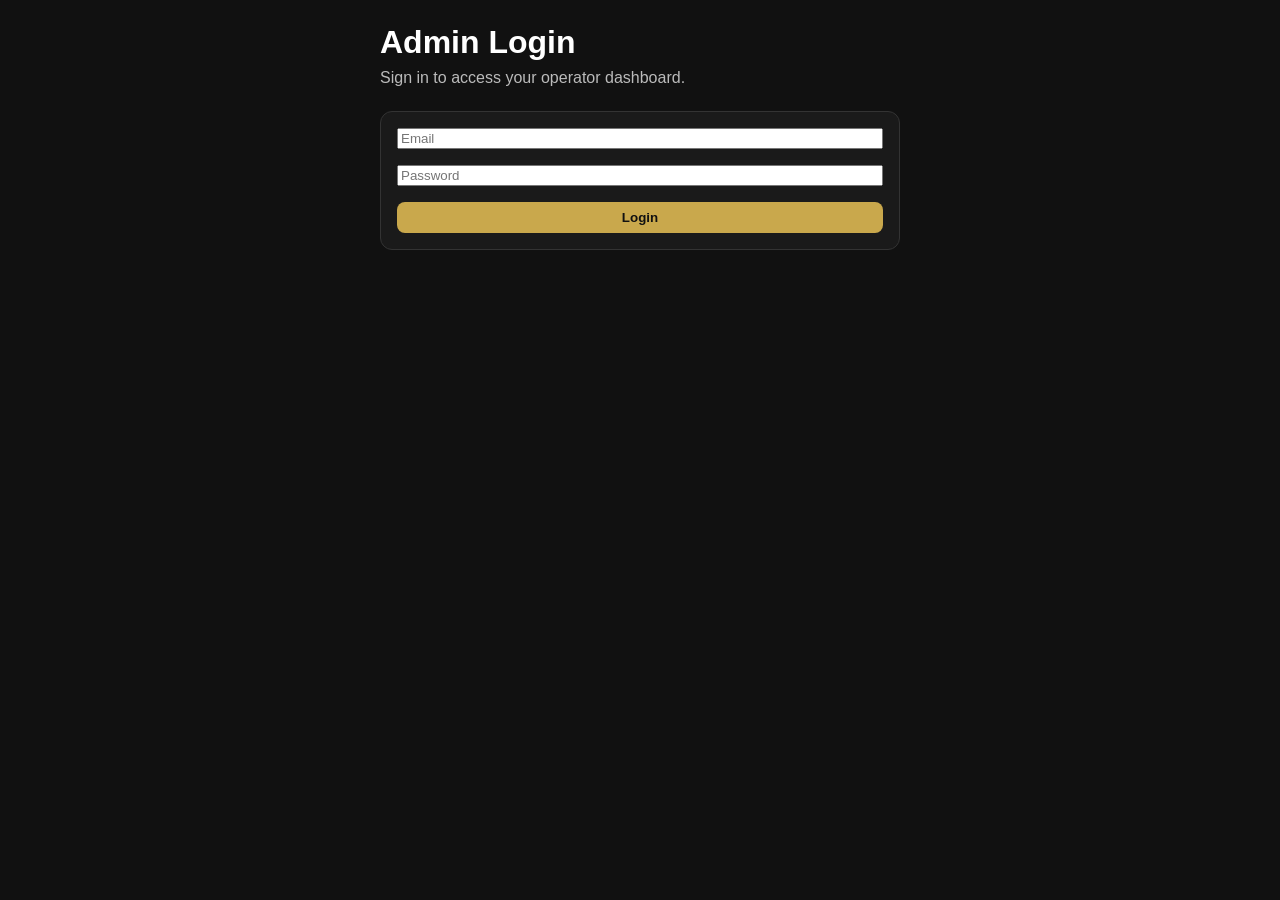
<file: admin.html>
<!DOCTYPE html>
<html lang="en">
<head>
  <meta charset="UTF-8" />
  <meta name="viewport" content="width=device-width, initial-scale=1.0" />
  <title>Admin Dashboard</title>
  <!-- <link rel="stylesheet" href="css/style.css" /> -->
  <style>
    body {
      font-family: Arial, sans-serif;
      background: #111;
      color: #fff;
      margin: 0;
      padding: 0;
    }
    #hotelFormSection,
#menuFormSection,
#galleryFormSection,
#profileFormSection {
  max-height: 80vh;
  overflow-y: auto;
  padding: 10px;
}

form {
  overflow: visible;
}

body {
  overflow-y: auto;
  cursor: auto;
}

    .admin-wrap {
      max-width: 1200px;
      margin: 0 auto;
      padding: 24px;
    }

    .admin-header {
      margin-bottom: 24px;
    }

    .admin-title {
      font-size: 32px;
      margin: 0 0 8px;
    }

    .admin-sub {
      color: #bbb;
      margin: 0;
    }

    .admin-toolbar {
      display: grid;
      gap: 14px;
      margin: 24px 0;
    }

    .admin-toolbar-row {
      display: flex;
      flex-wrap: wrap;
      gap: 14px;
      align-items: stretch;
    }

    .admin-toolbar-group {
      display: grid;
      gap: 10px;
      padding: 14px;
      border-radius: 14px;
      border: 1px solid #333;
      background: #151515;
      min-width: 0;
      flex: 1 1 320px;
    }

    .admin-toolbar-side {
      display: grid;
      gap: 10px;
      padding: 14px;
      border-radius: 14px;
      border: 1px solid #333;
      background: #151515;
      min-width: 260px;
      flex: 0 1 280px;
      align-content: start;
    }

    .admin-toolbar-label {
      margin: 0;
      font-size: 12px;
      letter-spacing: 0.08em;
      text-transform: uppercase;
      color: #c9a84c;
    }

    .admin-toolbar-help {
      margin: 0;
      color: #aaa;
      font-size: 13px;
      line-height: 1.5;
    }

    .admin-tabs {
      display: flex;
      flex-wrap: wrap;
      gap: 10px;
    }

    .admin-toolbar-actions {
      display: flex;
      flex-wrap: wrap;
      gap: 10px;
    }

    .admin-scope-card {
      display: grid;
      gap: 12px;
      margin-bottom: 18px;
    }

    .admin-scope-grid {
      display: grid;
      grid-template-columns: repeat(auto-fit, minmax(220px, 1fr));
      gap: 12px;
    }

    .admin-scope-item {
      padding: 12px 14px;
      border-radius: 12px;
      border: 1px solid #333;
      background: #141414;
    }

    .admin-scope-value {
      display: block;
      margin-top: 6px;
      font-size: 18px;
      font-weight: 600;
      color: #fff;
    }

    .admin-form-help {
      margin: 0 0 6px;
      color: #b8b8b8;
      font-size: 14px;
      line-height: 1.5;
    }

    .admin-field {
      display: grid;
      gap: 6px;
    }

    #hotelFormSection .admin-field-label,
    #menuFormSection .admin-field-label,
    #galleryFormSection .admin-field-label,
    #notificationSettingsSection .admin-field-label,
    #uploadSection .admin-field-label,
    #qrTableLinkSection .admin-field-label,
    #profileFormSection .admin-field-label {
      display: block;
      color: #f3f3f3;
      font-size: 14px;
      font-weight: 600;
      margin: 0;
    }

    .admin-field-hint {
      margin: 0;
      color: #9f9f9f;
      font-size: 12px;
      line-height: 1.4;
    }

    .admin-tab {
      background: #222;
      color: #fff;
      border: 1px solid #444;
      padding: 10px 14px;
      cursor: pointer;
      border-radius: 8px;
    }

    .admin-tab.active {
      background: #c9a84c;
      color: #111;
      border-color: #c9a84c;
    }

    .admin-select {
      background: #222;
      color: #fff;
      border: 1px solid #444;
      padding: 10px 12px;
      border-radius: 8px;
    }

    .admin-section {
      display: grid;
      gap: 16px;
    }

    .admin-card {
      background: #1a1a1a;
      border: 1px solid #333;
      border-radius: 12px;
      padding: 16px;
    }

    .admin-card h3 {
      margin-top: 0;
      margin-bottom: 10px;
    }

    .admin-grid {
      display: grid;
      gap: 16px;
    }

    .theme-helper-row {
      display: flex;
      flex-wrap: wrap;
      gap: 12px;
      align-items: center;
      margin-top: -4px;
    }

    .theme-helper-row .admin-meta {
      margin: 0;
    }

    .theme-preview-card {
      display: grid;
      gap: 12px;
      padding: 14px;
    }

    .theme-order-card {
      display: grid;
      gap: 10px;
    }

    .theme-order-list {
      display: grid;
      gap: 8px;
    }

    .theme-order-item {
      display: flex;
      justify-content: space-between;
      align-items: center;
      gap: 12px;
      padding: 12px 14px;
      border: 1px solid #333;
      border-radius: 12px;
      background: #141414;
    }

    .theme-order-label {
      display: flex;
      align-items: center;
      gap: 12px;
      min-width: 0;
    }

    .theme-order-index {
      width: 28px;
      height: 28px;
      display: inline-flex;
      align-items: center;
      justify-content: center;
      border-radius: 999px;
      background: rgba(201, 168, 76, 0.16);
      border: 1px solid rgba(201, 168, 76, 0.28);
      color: #f3d98e;
      font-size: 13px;
      flex: 0 0 auto;
    }

    .theme-order-name {
      color: #fff;
    }

    .theme-order-meta {
      display: grid;
      gap: 4px;
    }

    .theme-order-state {
      display: inline-flex;
      align-items: center;
      width: fit-content;
      padding: 4px 8px;
      border-radius: 999px;
      border: 1px solid rgba(93, 191, 126, 0.3);
      background: rgba(93, 191, 126, 0.12);
      color: #b9efc9;
      font-size: 12px;
    }

    .theme-order-state.is-hidden {
      border-color: rgba(232, 129, 129, 0.3);
      background: rgba(232, 129, 129, 0.12);
      color: #ffc1c1;
    }

    .theme-order-actions {
      display: flex;
      gap: 8px;
      flex: 0 0 auto;
    }

    .theme-order-actions .admin-tab {
      padding: 8px 12px;
    }

    .theme-preview-top,
    .theme-preview-surface,
    .theme-preview-actions {
      display: flex;
      gap: 12px;
      align-items: center;
    }

    .theme-preview-top,
    .theme-preview-surface {
      justify-content: space-between;
      padding: 14px;
      border-radius: 16px;
      border: 1px solid #333;
    }

    .theme-preview-surface {
      display: grid;
      align-items: start;
    }

    .theme-preview-eyebrow {
      font-size: 12px;
      letter-spacing: 0.08em;
      text-transform: uppercase;
      color: #c9a84c;
      margin-bottom: 4px;
    }

    .theme-preview-title,
    .theme-preview-body,
    .theme-preview-muted {
      margin: 0;
    }

    .theme-preview-muted {
      font-size: 14px;
      color: #bbb;
    }

    .theme-preview-outline-btn,
    .theme-preview-primary-btn,
    .theme-preview-chip {
      border-radius: 8px;
      padding: 8px 12px;
      font-size: 14px;
    }

    .theme-preview-outline-btn,
    .theme-preview-primary-btn {
      border: 1px solid #444;
      cursor: default;
    }

    .theme-preview-outline-btn {
      background: transparent;
      color: #fff;
    }

    .theme-preview-primary-btn {
      background: #c9a84c;
      color: #111;
    }

    .theme-preview-chip {
      display: inline-flex;
      align-items: center;
      background: rgba(201, 168, 76, 0.16);
      color: #fff;
      border: 1px solid rgba(201, 168, 76, 0.3);
    }

    .admin-meta {
      color: #bbb;
      font-size: 14px;
      margin-bottom: 8px;
    }

    .admin-row {
      margin-bottom: 8px;
      line-height: 1.5;
    }

    .admin-attention-row {
      padding: 8px 10px;
      border: 1px solid rgba(232, 184, 103, 0.35);
      border-radius: 8px;
      background: rgba(232, 184, 103, 0.14);
      color: #ffe2a8;
    }

    .status-row {
      display: flex;
      flex-wrap: wrap;
      gap: 10px;
      align-items: center;
      margin-top: 12px;
    }

    .status-badge {
      display: inline-block;
      padding: 4px 10px;
      border-radius: 999px;
      background: #333;
      color: #fff;
      font-size: 13px;
    }

    .admin-state-line {
      display: grid;
      gap: 8px;
    }

    .admin-state-list {
      display: flex;
      flex-wrap: wrap;
      gap: 8px;
      align-items: center;
    }

    .admin-state-badge {
      display: inline-flex;
      align-items: center;
      padding: 4px 10px;
      border-radius: 999px;
      border: 1px solid #3a3a3a;
      background: #232323;
      color: #f3f3f3;
      font-size: 12px;
      font-weight: 600;
    }

    .admin-state-badge.is-success {
      border-color: rgba(93, 191, 126, 0.35);
      background: rgba(93, 191, 126, 0.14);
      color: #b9efc9;
    }

    .admin-state-badge.is-warning {
      border-color: rgba(232, 184, 103, 0.35);
      background: rgba(232, 184, 103, 0.14);
      color: #ffe2a8;
    }

    .admin-state-badge.is-danger {
      border-color: rgba(232, 129, 129, 0.35);
      background: rgba(232, 129, 129, 0.14);
      color: #ffc1c1;
    }

    .admin-card-actions {
      margin-top: 10px;
    }

    .admin-list-summary {
      margin-bottom: 16px;
    }

    .admin-list-toolbar {
      display: grid;
      gap: 10px;
    }

    .admin-list-search {
      width: 100%;
      box-sizing: border-box;
      background: #161616;
      color: #fff;
      border: 1px solid #444;
      padding: 12px 14px;
      border-radius: 10px;
    }

    .admin-list-search:focus {
      outline: none;
      border-color: #c9a84c;
      box-shadow: 0 0 0 2px rgba(201, 168, 76, 0.18);
    }

    .admin-list-helper-text {
      margin: 0;
      color: #b8b8b8;
      font-size: 13px;
      line-height: 1.5;
    }

    .status-select {
      background: #222;
      color: #fff;
      border: 1px solid #444;
      padding: 8px 10px;
      border-radius: 8px;
    }

    .status-btn {
      background: #c9a84c;
      color: #111;
      border: none;
      padding: 8px 12px;
      border-radius: 8px;
      cursor: pointer;
      font-weight: 600;
    }

    .status-btn:disabled {
      opacity: 0.7;
      cursor: wait;
    }

    .empty-state {
      color: #bbb;
      padding: 24px 0;
    }

    .loading-state {
      color: #ddd;
      padding: 24px 0;
    }

    pre.json-box {
      background: #101010;
      color: #ddd;
      padding: 12px;
      border-radius: 8px;
      overflow: auto;
      font-size: 12px;
    }

    #hotelFormSection,
    #menuFormSection {
      position: relative;
      overflow: visible;
      margin-top: 20px;
      isolation: isolate;
    }

    #hotelFormSection form,
    #menuFormSection form {
      position: relative;
      z-index: 1;
    }

    #hotelFormSection input:not([type="hidden"]),
    #menuFormSection input:not([type="hidden"]) {
      width: 100%;
      box-sizing: border-box;
      background: #161616;
      color: #fff;
      border: 1px solid #444;
      padding: 12px 14px;
      border-radius: 8px;
      caret-color: #fff;
      cursor: text;
      position: relative;
      z-index: 2;
      -webkit-text-fill-color: #fff;
    }

    #hotelFormSection input:not([type="hidden"]):focus,
    #menuFormSection input:not([type="hidden"]):focus {
      outline: none;
      border-color: #c9a84c;
      box-shadow: 0 0 0 2px rgba(201, 168, 76, 0.2);
      caret-color: #fff;
    }

    #hotelFormSection label,
    #menuFormSection label {
      display: flex;
      gap: 8px;
      align-items: center;
      color: #ddd;
      cursor: pointer;
    }

    #hotelFormSection label.admin-checkbox,
    #menuFormSection label.admin-checkbox,
    #galleryFormSection label.admin-checkbox,
    #notificationSettingsSection label.admin-checkbox {
      display: flex;
      gap: 8px;
      align-items: center;
      color: #ddd;
      cursor: pointer;
    }

    #hotelFormSection input[type="checkbox"],
    #menuFormSection input[type="checkbox"] {
      width: auto;
      accent-color: #c9a84c;
      cursor: pointer;
    }

    #qrTableLinkSection input:not([type="hidden"]),
    #qrTableLinkSection select {
      width: 100%;
      box-sizing: border-box;
      background: #161616;
      color: #fff;
      border: 1px solid #444;
      padding: 12px 14px;
      border-radius: 8px;
    }

    #qrTableLinkSection input:focus,
    #qrTableLinkSection select:focus {
      outline: none;
      border-color: #c9a84c;
      box-shadow: 0 0 0 2px rgba(201, 168, 76, 0.2);
    }

    #qrTableLinkOutput {
      font-family: ui-monospace, SFMono-Regular, Consolas, monospace;
    }
  </style>
</head>
<body>

  <div id="adminLoginWrap" class="admin-wrap" style="max-width: 520px; display:none;">
  <header class="admin-header">
    <h1 class="admin-title">Admin Login</h1>
    <p class="admin-sub">Sign in to access your operator dashboard.</p>
  </header>

  <section class="admin-card">
    <form id="adminLoginForm" class="admin-grid">
      <input id="adminEmailInput" type="email" placeholder="Email" required />
      <input id="adminPasswordInput" type="password" placeholder="Password" required />
      <button type="submit" class="status-btn">Login</button>
    </form>
  </section>
</div>

  <div class="admin-wrap" id="adminDashboardWrap" style="display:none;">
    <header class="admin-header">
      <h1 class="admin-title">Admin Dashboard</h1>
      <p class="admin-sub">Manage all hotel orders, reservations, inquiries, and hotels from one place.</p>
    </header>

    <div class="admin-toolbar">
      <div class="admin-toolbar-row">
        <div class="admin-toolbar-group">
          <p class="admin-toolbar-label">Browse Records</p>
          <div class="admin-tabs">
            <button class="admin-tab active" data-tab="orders">Orders</button>
            <button class="admin-tab" data-tab="reservations">Reservations</button>
            <button class="admin-tab" data-tab="inquiries">Inquiries</button>
            <button class="admin-tab" data-tab="notification-events">Notifications</button>
            <button class="admin-tab" data-tab="hotels">Hotels</button>
            <button class="admin-tab" data-tab="menu-items">Menu Items</button>
            <button class="admin-tab" data-tab="gallery-items">Gallery Items</button>
            <button class="admin-tab" data-tab="testimonials">Testimonials</button>
          </div>
        </div>

        <div class="admin-toolbar-group">
          <p class="admin-toolbar-label">Open Editors</p>
          <div class="admin-toolbar-actions">
            <button type="button" id="openHotelFormBtn" class="admin-tab">Hotel Form</button>
            <button type="button" id="openMenuFormBtn" class="admin-tab">Menu Form</button>
            <button type="button" id="openGalleryFormBtn" class="admin-tab">Gallery Form</button>
            <button type="button" id="openTestimonialFormBtn" class="admin-tab">Testimonials Form</button>
            <button type="button" id="openNotificationSettingsBtn" class="admin-tab">Notification Settings</button>
            <button type="button" id="openProfileFormBtn" class="admin-tab">Profile Form</button>
            <button type="button" id="openQrTableLinkBtn" class="admin-tab">QR Table Link</button>
            <button id="openUploadSectionBtn" class="admin-tab">Upload Image</button>
          </div>
        </div>

        <div class="admin-toolbar-side">
          <p class="admin-toolbar-label">Hotel Scope</p>
          <p class="admin-toolbar-help">Choose one hotel to narrow list views and auto-fill editor forms where supported.</p>
          <select id="hotelFilter" class="admin-select">
            <option value="">All Hotels</option>
          </select>
          <button id="adminLogoutBtn" class="admin-tab">Logout</button>
        </div>
      </div>
    </div>

    <section id="adminScopeSummary" class="admin-card admin-scope-card">
      <p class="admin-toolbar-label">Current Workspace</p>
      <div class="admin-scope-grid">
        <div class="admin-scope-item">
          <span class="admin-meta">Viewing</span>
          <strong id="adminScopeTabValue" class="admin-scope-value">Orders</strong>
        </div>
        <div class="admin-scope-item">
          <span class="admin-meta">Hotel Scope</span>
          <strong id="adminScopeHotelValue" class="admin-scope-value">All Hotels</strong>
        </div>
      </div>
      <p id="adminScopeHelp" class="admin-toolbar-help">List views respect the selected hotel filter when available.</p>
    </section>

    <main id="adminContent" class="admin-section">
      <p class="loading-state">Loading dashboard...</p>
    </main>

    <section id="qrTableLinkSection" class="admin-card" style="display:none; margin-top: 20px;">
      <h2>QR Table Order Link Helper</h2>
      <p class="admin-form-help">Generate a safe table-specific menu URL. Use the generated URL in your QR code tool; it reuses the existing tenant menu, cart, checkout, and WhatsApp flow.</p>
      <form id="qrTableLinkForm" class="admin-grid">
        <div class="admin-field">
          <label class="admin-field-label" for="qrLinkHotelSlugInput">Hotel Slug (Required)</label>
          <input id="qrLinkHotelSlugInput" placeholder="hotel-sai-raj" maxlength="120" required />
          <p class="admin-field-hint">This usually auto-fills from the selected hotel scope.</p>
        </div>

        <div class="admin-field">
          <label class="admin-field-label" for="qrLinkTableNumberInput">Table Number (Required)</label>
          <input id="qrLinkTableNumberInput" placeholder="T5" maxlength="80" required />
          <p class="admin-field-hint">Use the exact table label you want to appear in WhatsApp and admin orders.</p>
        </div>

        <div class="admin-field">
          <label class="admin-field-label" for="qrLinkTargetPageInput">Landing Page</label>
          <select id="qrLinkTargetPageInput">
            <option value="menu.html">Full Menu Page</option>
            <option value="index.html">Homepage Menu Section</option>
          </select>
          <p class="admin-field-hint">Full Menu Page is safest for direct QR ordering.</p>
        </div>

        <button type="submit" class="status-btn">Generate QR Table Link</button>
      </form>

      <div class="admin-card" style="margin-top: 16px;">
        <h3>Generated Link</h3>
        <input id="qrTableLinkOutput" readonly placeholder="Generate a link first" />
        <p id="qrTableLinkSummary" class="admin-field-hint">No QR table selected yet.</p>
        <div class="status-row" style="margin-top: 12px;">
          <a id="qrTableLinkPreview" class="admin-tab" href="#" target="_blank" rel="noopener noreferrer">Open Link</a>
          <button id="copyQrTableLinkBtn" class="status-btn" type="button">Copy Link</button>
        </div>
        <p id="qrTableLinkHelp" class="admin-field-hint">No QR link generated yet.</p>
      </div>
    </section>

    <section id="hotelFormSection" class="admin-card" style="display:none;">
      <h2>Create / Update Hotel</h2>
      <p class="admin-form-help">Use this form for the hotel record itself. Public profile, theme, menu, and gallery content stay in their own editors.</p>
      <form id="hotelForm" class="admin-grid">
        <input id="hotelId" name="id" type="hidden" />

        <div class="admin-field">
          <label class="admin-field-label" for="hotelSlugInput">Hotel Slug (Required)</label>
          <input id="hotelSlugInput" name="slug" placeholder="hotel-sai-raj" required />
          <p class="admin-field-hint">Use the same stable slug across hotel profile, menu, gallery, uploads, and domain-aware routing.</p>
        </div>

        <div class="admin-field">
          <label class="admin-field-label" for="hotelNameInput">Hotel Name (Required)</label>
          <input id="hotelNameInput" name="hotelName" placeholder="Hotel Sai Raj" required />
        </div>

        <div class="admin-field">
          <label class="admin-field-label" for="hotelWhatsappInput">WhatsApp Number (Required)</label>
          <input id="hotelWhatsappInput" name="whatsapp" type="tel" placeholder="+91..." required />
          <p class="admin-field-hint">This is the operator WhatsApp number used by existing live flows.</p>
        </div>

        <div class="admin-field">
          <label class="admin-field-label" for="hotelUpiInput">UPI ID (Required)</label>
          <input id="hotelUpiInput" name="upi" placeholder="name@bank" required />
        </div>

        <div class="admin-field">
          <label class="admin-field-label" for="hotelGstInput">GST Percentage (Required)</label>
          <input id="hotelGstInput" name="gst" type="number" placeholder="5" required />
        </div>

        <div class="admin-field">
          <label class="admin-field-label" for="hotelPrimaryDomainInput">Primary Domain</label>
          <input id="hotelPrimaryDomainInput" name="primaryDomain" placeholder="hotel.example.com" />
          <p class="admin-field-hint">Leave blank if this hotel currently runs only from subdomain or default tenant routing.</p>
        </div>

        <div class="admin-field">
          <label class="admin-field-label" for="hotelSubdomainInput">Subdomain</label>
          <input id="hotelSubdomainInput" name="subdomain" placeholder="sai-raj" />
        </div>

        <label class="admin-checkbox">
          <input id="hotelIsActiveInput" name="isActive" type="checkbox" checked />
          Active
        </label>

        <button type="submit" class="status-btn">Save Hotel</button>
      </form>
    </section>

    <section id="menuFormSection" class="admin-card" style="display:none;">
      <h2>Create / Update Menu Item</h2>
      <p class="admin-form-help">Use this form to create or update one menu record. It stays separate from hotel profile content and gallery management.</p>
      <form id="menuItemForm" class="admin-grid">
        <input id="menuItemDbId" name="id" type="hidden" />

        <div class="admin-field">
          <label class="admin-field-label" for="menuHotelSlugInput">Hotel Slug (Required)</label>
          <input id="menuHotelSlugInput" name="hotelSlug" placeholder="hotel-sai-raj" required />
          <p class="admin-field-hint">This usually auto-fills from the selected hotel scope unless you are editing an existing item.</p>
        </div>

        <div class="admin-field">
          <label class="admin-field-label" for="menuCategoryInput">Category (Required)</label>
          <input id="menuCategoryInput" name="category" placeholder="starters" required />
        </div>

        <div class="admin-field">
          <label class="admin-field-label" for="menuItemIdInput">Item ID (Required)</label>
          <input id="menuItemIdInput" name="itemId" placeholder="starter_1" required />
          <p class="admin-field-hint">Use a stable item key so future edits stay predictable.</p>
        </div>

        <div class="admin-field">
          <label class="admin-field-label" for="menuNameInput">Item Name (Required)</label>
          <input id="menuNameInput" name="name" placeholder="Paneer Tikka" required />
        </div>

        <div class="admin-field">
          <label class="admin-field-label" for="menuDescriptionInput">Description</label>
          <input id="menuDescriptionInput" name="description" placeholder="Short item description" />
        </div>

        <div class="admin-field">
          <label class="admin-field-label" for="menuPriceInput">Price (Required)</label>
          <input id="menuPriceInput" name="price" type="number" placeholder="299" required />
        </div>

        <div class="admin-field">
          <label class="admin-field-label" for="menuImageInput">Image URL or Path</label>
          <input id="menuImageInput" name="image" type="url" placeholder="https://... or uploaded path" />
          <p class="admin-field-hint">You can use the Upload Image tool separately and paste the resulting public URL here.</p>
        </div>

        <div class="admin-field">
          <label class="admin-field-label" for="menuAltInput">Alt Text</label>
          <input id="menuAltInput" name="alt" placeholder="Describe the menu image" />
        </div>

        <div class="admin-field">
          <label class="admin-field-label" for="menuBadgeInput">Badge</label>
          <input id="menuBadgeInput" name="badge" placeholder="Chef Special" />
        </div>

        <div class="admin-field">
          <label class="admin-field-label" for="menuTagInput">Tag</label>
          <input id="menuTagInput" name="tag" placeholder="veg" />
        </div>

        <div class="admin-field">
          <label class="admin-field-label" for="menuSortOrderInput">Sort Order</label>
          <input id="menuSortOrderInput" name="sortOrder" type="number" placeholder="0" />
          <p class="admin-field-hint">Lower numbers usually appear earlier in the current menu flow.</p>
        </div>

        <label class="admin-checkbox">
          <input id="menuIsAvailableInput" name="isAvailable" type="checkbox" checked />
          Available
        </label>

        <button type="submit" class="status-btn">Save Menu Item</button>
      </form>
    </section>

    <section id="galleryFormSection" class="admin-card" style="display:none;">
      <h2>Create / Update Gallery Item</h2>
      <p class="admin-form-help">Use this form to manage one gallery record. You can paste an existing image URL or use the upload helper to fill the image fields safely.</p>
      <form id="galleryItemForm" class="admin-grid">
        <input id="galleryItemDbId" name="id" type="hidden" />

        <div class="admin-field">
          <label class="admin-field-label" for="galleryHotelSlugInput">Hotel Slug (Required)</label>
          <input id="galleryHotelSlugInput" name="hotelSlug" placeholder="hotel-sai-raj" required />
          <p class="admin-field-hint">This usually auto-fills from the selected hotel scope unless you are editing an existing gallery item.</p>
        </div>

        <div class="admin-field">
          <label class="admin-field-label" for="galleryImageUrlInput">Image URL (Required)</label>
          <input id="galleryImageUrlInput" name="imageUrl" type="url" placeholder="https://..." required />
          <p class="admin-field-hint">Paste a public image URL here, or use the upload helper below to fill this field automatically.</p>
        </div>

        <div class="admin-field">
          <label class="admin-field-label" for="galleryStoragePathInput">Storage Path</label>
          <input id="galleryStoragePathInput" name="storagePath" placeholder="hotel-sai-raj/gallery/file.jpg" />
          <p class="admin-field-hint">Optional for manual URLs. Upload helper will fill this automatically when the image comes from storage.</p>
        </div>

        <button id="galleryUploadHelperBtn" type="button" class="admin-tab">Upload Image For This Gallery Item</button>

        <div class="admin-field">
          <label class="admin-field-label" for="galleryAltInput">Alt Text</label>
          <input id="galleryAltInput" name="alt" placeholder="Describe the gallery image" />
        </div>

        <div class="admin-field">
          <label class="admin-field-label" for="galleryLayoutVariantInput">Layout Variant</label>
          <select id="galleryLayoutVariantInput" name="layoutVariant">
            <option value="standard">Standard</option>
            <option value="large">Large</option>
            <option value="tall">Tall</option>
            <option value="wide">Wide</option>
          </select>
          <p class="admin-field-hint">Keep the current layout pattern by choosing one of the supported preset variants only.</p>
        </div>

        <div class="admin-field">
          <label class="admin-field-label" for="gallerySortOrderInput">Sort Order</label>
          <input id="gallerySortOrderInput" name="sortOrder" type="number" placeholder="0" />
          <p class="admin-field-hint">Lower numbers usually appear earlier in the current gallery flow.</p>
        </div>

        <label class="admin-checkbox">
          <input id="galleryIsActiveInput" name="isActive" type="checkbox" checked />
          Active
        </label>

        <button type="submit" class="status-btn">Save Gallery Item</button>
      </form>
    </section>

    <section id="notificationSettingsSection" class="admin-card" style="display:none; margin-top: 20px;">
      <h2>Per-Hotel Notification Settings</h2>
      <p class="admin-sub">These settings are private and control optional delivery behavior for one hotel only.</p>
      <p class="admin-form-help">This editor changes notification delivery rules after business records are already saved. It does not replace your existing live save flows.</p>

      <form id="notificationSettingsForm" class="admin-grid">
        <div class="admin-field">
          <label class="admin-field-label" for="notificationSettingsHotelSlugInput">Hotel Slug (Required)</label>
          <input id="notificationSettingsHotelSlugInput" placeholder="hotel-sai-raj" required />
          <p class="admin-field-hint">This usually auto-fills from the selected hotel scope when one hotel is selected.</p>
        </div>

        <div class="admin-field">
          <label class="admin-field-label" for="notificationOwnerEmailInput">Owner Notification Email</label>
          <input id="notificationOwnerEmailInput" type="email" placeholder="owner@example.com" />
          <p class="admin-field-hint">Needed only when email delivery is enabled for this hotel.</p>
        </div>

        <label class="admin-checkbox">
          <input id="notificationEmailEnabledInput" type="checkbox" />
          Enable Email Delivery For This Hotel
        </label>

        <label class="admin-checkbox">
          <input id="notificationNotifyOrderInput" type="checkbox" checked />
          Notify On New Order
        </label>

        <label class="admin-checkbox">
          <input id="notificationNotifyReservationInput" type="checkbox" checked />
          Notify On New Reservation
        </label>

        <label class="admin-checkbox">
          <input id="notificationNotifyInquiryInput" type="checkbox" checked />
          Notify On New Inquiry
        </label>

        <button type="submit" class="status-btn">Save Notification Settings</button>
      </form>
    </section>

    <section id="testimonialFormSection" class="admin-card" style="display:none; margin-top: 20px;">
      <h2>Create / Update Testimonial</h2>
      <p class="admin-form-help">Use this form to create or update one hotel-specific testimonial record. Public display still depends on the testimonial visibility and moderation state.</p>
      <form id="testimonialForm" class="admin-grid">
        <input id="testimonialDbId" name="id" type="hidden" />

        <div class="admin-field">
          <label class="admin-field-label" for="testimonialHotelSlugInput">Hotel Slug (Required)</label>
          <input id="testimonialHotelSlugInput" name="hotelSlug" placeholder="hotel-sai-raj" required />
          <p class="admin-field-hint">This usually auto-fills from the selected hotel scope unless you are editing an existing testimonial.</p>
        </div>

        <div class="admin-field">
          <label class="admin-field-label" for="testimonialNameInput">Guest Name (Required)</label>
          <input id="testimonialNameInput" name="name" placeholder="Guest name" required />
        </div>

        <div class="admin-field">
          <label class="admin-field-label" for="testimonialRoleInput">Guest Role</label>
          <input id="testimonialRoleInput" name="role" placeholder="Family Dinner" />
        </div>

        <div class="admin-field">
          <label class="admin-field-label" for="testimonialTextInput">Review Text (Required)</label>
          <textarea id="testimonialTextInput" name="text" rows="5" placeholder="Guest review or testimonial" required></textarea>
        </div>

        <div class="admin-field">
          <label class="admin-field-label" for="testimonialStarsInput">Stars</label>
          <input id="testimonialStarsInput" name="stars" type="number" min="1" max="5" placeholder="5" />
        </div>

        <div class="admin-field">
          <label class="admin-field-label" for="testimonialAvatarInput">Avatar URL</label>
          <input id="testimonialAvatarInput" name="avatar" type="url" placeholder="https://..." />
        </div>

        <div class="admin-field">
          <label class="admin-field-label" for="testimonialSortOrderInput">Sort Order</label>
          <input id="testimonialSortOrderInput" name="sortOrder" type="number" placeholder="0" />
        </div>

        <label class="admin-checkbox">
          <input id="testimonialIsActiveInput" name="isActive" type="checkbox" checked />
          Active
        </label>

        <label class="admin-checkbox">
          <input id="testimonialIsApprovedInput" name="isApproved" type="checkbox" checked />
          Approved For Public Display
        </label>

        <button type="submit" class="status-btn">Save Testimonial</button>
      </form>
    </section>

    <section id="profileFormSection" class="admin-card" style="display:none; margin-top: 20px;">
  <h2>Create / Update Hotel Profile</h2>
  <p class="admin-form-help">This editor controls hotel-facing profile content. We are only improving the form presentation here, not changing the current profile/theme save flow.</p>

  <form id="profileForm" class="admin-grid">
    <div class="admin-field">
      <label class="admin-field-label" for="profileHotelSlugInput">Hotel Slug (Required)</label>
      <input id="profileHotelSlugInput" placeholder="hotel-sai-raj" />
      <p class="admin-field-hint">This should match the hotel record slug so profile content loads for the correct tenant.</p>
    </div>
    <div class="admin-field">
      <label class="admin-field-label" for="profileHotelNameInput">Hotel Name (Required)</label>
      <input id="profileHotelNameInput" placeholder="Hotel Sai Raj" />
    </div>
    <div class="admin-field">
      <label class="admin-field-label" for="profileTaglineInput">Tagline</label>
      <input id="profileTaglineInput" placeholder="Short headline for the public site" />
    </div>
    <div class="admin-field">
      <label class="admin-field-label" for="profileWhatsappInput">Owner WhatsApp Number</label>
      <input id="profileWhatsappInput" placeholder="+91..." />
    </div>
    <div class="admin-field">
      <label class="admin-field-label" for="profileUpiInput">Owner UPI ID</label>
      <input id="profileUpiInput" placeholder="name@bank" />
    </div>
    <div class="admin-field">
      <label class="admin-field-label" for="profileGstInput">GST Percentage</label>
      <input id="profileGstInput" type="number" placeholder="5" />
    </div>

    <h3>Branding</h3>
    <div class="admin-field">
      <label class="admin-field-label" for="profileBrandPrimaryInput">Logo Primary Text</label>
      <input id="profileBrandPrimaryInput" placeholder="Primary brand line" />
    </div>
    <div class="admin-field">
      <label class="admin-field-label" for="profileBrandSecondaryInput">Logo Secondary Text</label>
      <input id="profileBrandSecondaryInput" placeholder="Secondary brand line" />
    </div>

    <h3>Theme (Safe Fields)</h3>
    <p class="admin-sub">Leave fields blank to keep the current/default value. Use valid CSS color values and border-radius values only.</p>
    <div class="theme-helper-row">
      <span class="admin-meta">Preview updates live as you type.</span>
      <button id="profileThemeResetBtn" type="button" class="admin-tab">Reset Theme Fields</button>
    </div>
    <input id="profileThemePrimaryInput" placeholder="Primary Accent Color (e.g. #c9a84c)" />
    <input id="profileThemePrimaryLightInput" placeholder="Primary Light Color (e.g. #e8d08a)" />
    <input id="profileThemePrimaryDarkInput" placeholder="Primary Dark Color (e.g. #a07830)" />
    <input id="profileThemeBackgroundInput" placeholder="Background Color (e.g. #fbf8f3)" />
    <input id="profileThemeBackgroundAltInput" placeholder="Alternate Background Color (e.g. #f3ede3)" />
    <input id="profileThemeTextInput" placeholder="Text Color (e.g. #333333)" />
    <input id="profileThemeTextMutedInput" placeholder="Muted Text Color (e.g. #6b6b6b)" />
    <input id="profileThemeRadiusBaseInput" placeholder="Base Radius (e.g. 16px)" />
    <input id="profileThemeRadiusSmallInput" placeholder="Small Radius (e.g. 8px)" />
    <select id="profileThemeTypographyPresetInput">
      <option value="">Typography Preset (Keep Current / Default)</option>
      <option value="default">Default Font Pair (Cormorant Garamond + Jost)</option>
      <option value="system">System Font Pair (Georgia + System UI)</option>
    </select>
    <p class="admin-sub">Preset only for now. No custom font names yet.</p>
    <select id="profileThemeContainerPresetInput">
      <option value="">Container Width (Keep Current / Default)</option>
      <option value="compact">Compact (1120px)</option>
      <option value="default">Default (1280px)</option>
      <option value="wide">Wide (1440px)</option>
    </select>
    <p class="admin-sub">Layout preset only for now. No custom width values yet.</p>
    <select id="profileThemeButtonPresetInput">
      <option value="">Button Style (Keep Current / Default)</option>
      <option value="default">Default (Pill + Gradient)</option>
      <option value="solid">Solid (Rounded + Accent)</option>
      <option value="crisp">Crisp (Sharp + High Contrast)</option>
    </select>
    <p class="admin-sub">Preset only for now. No custom button CSS yet.</p>
    <select id="profileThemeHeroLayoutPresetInput">
      <option value="">Hero Layout (Keep Current / Default)</option>
      <option value="default">Default Hero Layout</option>
      <option value="split">Split Hero Layout</option>
      <option value="stacked">Stacked Hero Layout</option>
    </select>
    <p class="admin-sub">Hero layout preset only for now. No hero content fields are changed by this control. Choosing Default returns to the built-in hero layout safely.</p>
    <h4>Loading Screen (Safe Fields)</h4>
    <p class="admin-sub">These fields only change the existing homepage loader text and colors. Leaving any field blank keeps the current built-in loader fallback.</p>
    <div class="admin-field">
      <label class="admin-field-label" for="profileThemeLoadingLogoPrimaryInput">Loader Logo Primary Text</label>
      <input id="profileThemeLoadingLogoPrimaryInput" placeholder="H" />
    </div>
    <div class="admin-field">
      <label class="admin-field-label" for="profileThemeLoadingLogoSecondaryInput">Loader Logo Secondary Text</label>
      <input id="profileThemeLoadingLogoSecondaryInput" placeholder="SR" />
    </div>
    <div class="admin-field">
      <label class="admin-field-label" for="profileThemeLoadingTaglineInput">Loader Tagline</label>
      <input id="profileThemeLoadingTaglineInput" placeholder="Preparing your experience..." />
    </div>
    <div class="admin-field">
      <label class="admin-field-label" for="profileThemeLoadingBackgroundColorInput">Loader Background Color</label>
      <input id="profileThemeLoadingBackgroundColorInput" placeholder="#0c0c0c" />
    </div>
    <div class="admin-field">
      <label class="admin-field-label" for="profileThemeLoadingAccentColorInput">Loader Accent Color</label>
      <input id="profileThemeLoadingAccentColorInput" placeholder="#c9a84c" />
    </div>
    <div class="admin-field">
      <label class="admin-field-label" for="profileThemeLoadingTextColorInput">Loader Text Color</label>
      <input id="profileThemeLoadingTextColorInput" placeholder="rgba(255,255,255,0.8)" />
    </div>
    <p class="admin-sub">Safe visibility toggles are limited to about, events, reservation, gallery, and testimonials for now.</p>
    <label>
      <input id="profileThemeShowAboutInput" type="checkbox" checked />
      Show About Section
    </label>
    <label>
      <input id="profileThemeShowEventsInput" type="checkbox" checked />
      Show Events Section
    </label>
    <label>
      <input id="profileThemeShowReservationInput" type="checkbox" checked />
      Show Reservation Section
    </label>
    <label>
      <input id="profileThemeShowGalleryInput" type="checkbox" checked />
      Show Gallery Section
    </label>
    <label>
      <input id="profileThemeShowTestimonialsInput" type="checkbox" checked />
      Show Testimonials Section
    </label>
    <div class="admin-card theme-order-card">
      <h4>Homepage Section Order</h4>
      <p class="admin-sub">Move sections up or down. Hero stays fixed at the top, and footer/cart helpers stay untouched.</p>
      <p class="admin-sub">Hidden sections keep their saved position so they return in the same place when you turn them back on.</p>
      <div id="profileThemeSectionOrderList" class="theme-order-list" aria-label="Homepage section order"></div>
    </div>
    <div id="profileThemePreviewCard" class="admin-card theme-preview-card">
      <div id="profileThemePreviewTop" class="theme-preview-top">
        <div>
          <div id="profileThemePreviewEyebrow" class="theme-preview-eyebrow">Theme Preview</div>
          <h4 id="profileThemePreviewTitle" class="theme-preview-title">Safe Theme Fields</h4>
        </div>
        <button id="profileThemePreviewOutlineBtn" type="button" class="theme-preview-outline-btn">Outline</button>
      </div>
      <div id="profileThemePreviewSurface" class="theme-preview-surface">
        <p id="profileThemePreviewBody" class="theme-preview-body">
          This preview reflects only the safe theme controls from this form.
        </p>
        <p id="profileThemePreviewMuted" class="theme-preview-muted">
          Colors and radius update here without changing any live backend flow.
        </p>
        <div class="theme-preview-actions">
          <button id="profileThemePreviewPrimaryBtn" type="button" class="theme-preview-primary-btn">Primary Button</button>
          <span id="profileThemePreviewChip" class="theme-preview-chip">Accent</span>
        </div>
      </div>
    </div>

    <h3>Hero</h3>
    <div class="admin-field">
      <label class="admin-field-label" for="profileHeroLine1Input">Hero Title Line 1</label>
      <input id="profileHeroLine1Input" placeholder="Welcome line or short opening" />
    </div>
    <div class="admin-field">
      <label class="admin-field-label" for="profileHeroLine2Input">Hero Title Line 2</label>
      <input id="profileHeroLine2Input" placeholder="Main headline line" />
    </div>
    <div class="admin-field">
      <label class="admin-field-label" for="profileHeroLine3Input">Hero Title Line 3</label>
      <input id="profileHeroLine3Input" placeholder="Optional supporting line" />
    </div>
    <div class="admin-field">
      <label class="admin-field-label" for="profileHeroStatsInput">Hero Stats JSON</label>
      <textarea id="profileHeroStatsInput" rows="6" placeholder='[{"label":"Since","value":"1999"}]'></textarea>
      <p class="admin-field-hint">Keep this as a JSON array of small stat objects. Existing parser expects valid JSON here.</p>
    </div>
    <div class="admin-field">
      <label class="admin-field-label" for="profileHeroScenePresetInput">Hero Scene Preset</label>
      <select id="profileHeroScenePresetInput">
        <option value="">Keep Current / Default</option>
        <option value="default">Default</option>
        <option value="luxury">Luxury</option>
        <option value="warm">Warm</option>
        <option value="minimal">Minimal</option>
        <option value="family">Family</option>
      </select>
      <p class="admin-field-hint">Optional for now. This is a safe config label and fallback bridge, not a full scene redesign.</p>
    </div>
    <div class="admin-field">
      <label class="admin-checkbox" for="profileHeroSceneEnabledInput">
        <input id="profileHeroSceneEnabledInput" type="checkbox" checked />
        Enable 3D Hero Scene
      </label>
      <p class="admin-field-hint">When disabled, the current hero text stays in place and the page falls back to a safe CSS hero background.</p>
    </div>
    <div class="admin-field">
      <label class="admin-field-label" for="profileHeroSceneToneMappingExposureInput">Hero Scene Tone Mapping Exposure</label>
      <input id="profileHeroSceneToneMappingExposureInput" type="number" step="0.1" min="0.2" max="3" placeholder="1.2" />
    </div>
    <div class="admin-field">
      <label class="admin-field-label" for="profileHeroSceneCameraDistanceInput">Hero Scene Camera Distance</label>
      <input id="profileHeroSceneCameraDistanceInput" type="number" step="0.1" min="6" max="24" placeholder="12" />
    </div>
    <div class="admin-field">
      <label class="admin-field-label" for="profileHeroSceneAmbientLightIntensityInput">Hero Scene Ambient Light Intensity</label>
      <input id="profileHeroSceneAmbientLightIntensityInput" type="number" step="0.1" min="0" max="4" placeholder="0.5" />
    </div>
    <div class="admin-field">
      <label class="admin-field-label" for="profileHeroSceneGoldLightIntensityInput">Hero Scene Gold Light Intensity</label>
      <input id="profileHeroSceneGoldLightIntensityInput" type="number" step="0.1" min="0" max="8" placeholder="3.5" />
    </div>
    <div class="admin-field">
      <label class="admin-field-label" for="profileHeroSceneWarmLightIntensityInput">Hero Scene Warm Light Intensity</label>
      <input id="profileHeroSceneWarmLightIntensityInput" type="number" step="0.1" min="0" max="8" placeholder="2.5" />
    </div>
    <div class="admin-field">
      <label class="admin-field-label" for="profileHeroSceneRimLightIntensityInput">Hero Scene Rim Light Intensity</label>
      <input id="profileHeroSceneRimLightIntensityInput" type="number" step="0.1" min="0" max="4" placeholder="0.8" />
      <p class="admin-field-hint">Leave these scene fields empty to keep the current default scene behavior.</p>
    </div>
    <div class="admin-field">
      <label class="admin-field-label" for="profileHeroSceneParticleCountInput">Hero Scene Particle Count</label>
      <input id="profileHeroSceneParticleCountInput" type="number" step="1" min="0" max="600" placeholder="280" />
      <p class="admin-field-hint">Optional. Lower values make the scene lighter; higher values make it denser. Leave empty to keep the preset/default density.</p>
    </div>

    <h3>About</h3>
    <div class="admin-field">
      <label class="admin-field-label" for="profileAboutEyebrowInput">About Eyebrow</label>
      <input id="profileAboutEyebrowInput" placeholder="Short section label" />
    </div>
    <div class="admin-field">
      <label class="admin-field-label" for="profileAboutTitleInput">About Title</label>
      <input id="profileAboutTitleInput" placeholder="About section heading" />
    </div>
    <div class="admin-field">
      <label class="admin-field-label" for="profileAboutParagraphsInput">About Paragraphs JSON</label>
      <textarea id="profileAboutParagraphsInput" rows="8" placeholder='["Paragraph 1","Paragraph 2"]'></textarea>
      <p class="admin-field-hint">Keep this as a JSON array of strings. Each item becomes one paragraph in the current public flow.</p>
    </div>
    <div class="admin-field">
      <label class="admin-field-label" for="profileAboutPrimaryImageUrlInput">About Primary Image URL</label>
      <input id="profileAboutPrimaryImageUrlInput" type="url" placeholder="https://... or uploaded path" />
      <button id="profileAboutPrimaryImageUploadBtn" type="button" class="admin-tab">Upload About Primary Image</button>
      <p class="admin-field-hint">Optional. Leave empty to keep the current built-in About main image as fallback.</p>
    </div>
    <div class="admin-field">
      <label class="admin-field-label" for="profileAboutPrimaryImageAltInput">About Primary Image Alt Text</label>
      <input id="profileAboutPrimaryImageAltInput" placeholder="Describe the main About image" />
    </div>
    <div class="admin-field">
      <label class="admin-field-label" for="profileAboutSecondaryImageUrlInput">About Secondary Image URL</label>
      <input id="profileAboutSecondaryImageUrlInput" type="url" placeholder="https://... or uploaded path" />
      <button id="profileAboutSecondaryImageUploadBtn" type="button" class="admin-tab">Upload About Secondary Image</button>
      <p class="admin-field-hint">Optional. Leave empty to keep the current built-in About secondary image as fallback.</p>
    </div>
    <div class="admin-field">
      <label class="admin-field-label" for="profileAboutSecondaryImageAltInput">About Secondary Image Alt Text</label>
      <input id="profileAboutSecondaryImageAltInput" placeholder="Describe the secondary About image" />
    </div>

    <h3>Features</h3>
    <div class="admin-field">
      <label class="admin-field-label" for="profileFeaturesInput">Features JSON Array</label>
      <textarea id="profileFeaturesInput" rows="8" placeholder='[{"title":"Ocean View","description":"..."}]'></textarea>
      <p class="admin-field-hint">Keep this as a JSON array. Use the same feature object shape your current public rendering already expects.</p>
    </div>

    <h3>Events</h3>
    <div class="admin-field">
      <label class="admin-field-label" for="profileEventsEyebrowInput">Events Eyebrow</label>
      <input id="profileEventsEyebrowInput" placeholder="Short section label" />
    </div>
    <div class="admin-field">
      <label class="admin-field-label" for="profileEventsTitleInput">Events Title</label>
      <input id="profileEventsTitleInput" placeholder="Events section heading" />
    </div>
    <div class="admin-field">
      <label class="admin-field-label" for="profileEventsSubtitleInput">Events Subtitle</label>
      <input id="profileEventsSubtitleInput" placeholder="Short supporting line" />
    </div>
    <div class="admin-field">
      <label class="admin-field-label" for="profileEventsCardsInput">Events Cards JSON</label>
      <textarea id="profileEventsCardsInput" rows="8" placeholder='[{"title":"Wedding","description":"..."}]'></textarea>
      <p class="admin-field-hint">Keep this as a JSON array of event cards so the current events section can render it safely.</p>
    </div>

    <h3>Reservation</h3>
    <input id="profileReservationEyebrowInput" placeholder="Reservation Eyebrow" />
    <input id="profileReservationTitleInput" placeholder="Reservation Title" />
    <input id="profileReservationSubtitleInput" placeholder="Reservation Subtitle" />

    <h3>Contact Section</h3>
    <input id="profileContactEyebrowInput" placeholder="Contact Eyebrow" />
    <input id="profileContactTitleInput" placeholder="Contact Title" />
    <input id="profileContactSubtitleInput" placeholder="Contact Subtitle" />

    <h3>Contact Details</h3>
    <input id="profilePhoneInput" placeholder="Phone" />
    <input id="profileEmailInput" placeholder="Email" />
    <input id="profileAddressInput" placeholder="Address" />

    <h3>Location</h3>
    <input id="profileMapEmbedInput" placeholder="Map Embed URL" />
    <input id="profileMapLinkInput" placeholder="Map Link" />

    <h3>Footer</h3>
    <textarea id="profileFooterDescriptionInput" rows="4" placeholder="Footer Description"></textarea>

    <h3>Social</h3>
    <input id="profileInstagramInput" placeholder="Instagram URL" />
    <input id="profileFacebookInput" placeholder="Facebook URL" />
    <input id="profileYoutubeInput" placeholder="YouTube URL" />

    <button type="submit" class="status-btn">Save Hotel Profile</button>
  </form>
</section>

<section id="uploadSection" class="admin-card" style="display:none; margin-top: 20px;">
  <h2>Upload Image</h2>
  <p class="admin-form-help">Use this helper to upload a file into storage and optionally fill another admin form field with the public URL and storage path.</p>

  <form id="uploadForm" class="admin-grid">
    <div class="admin-field">
      <label class="admin-field-label" for="uploadHotelSlugInput">Hotel Slug</label>
      <input id="uploadHotelSlugInput" placeholder="hotel-sai-raj" />
      <p class="admin-field-hint">Leave this as the selected hotel when uploading an asset for one hotel. Use shared only when the file is not hotel-specific.</p>
    </div>

    <div class="admin-field">
      <label class="admin-field-label" for="uploadFolderInput">Storage Folder</label>
      <input id="uploadFolderInput" placeholder="menu, branding, gallery" value="menu" />
      <p class="admin-field-hint">Examples: <code>menu</code>, <code>branding</code>, <code>gallery</code>.</p>
    </div>

    <div class="admin-field">
      <label class="admin-field-label" for="uploadTargetFieldInput">Target Field ID</label>
      <input id="uploadTargetFieldInput" placeholder="Optional field ID to receive the public URL" />
      <p class="admin-field-hint">Optional. If provided, the uploaded public URL is written into that field automatically.</p>
    </div>

    <div class="admin-field">
      <label class="admin-field-label" for="uploadStorageTargetFieldInput">Storage Path Target Field ID</label>
      <input id="uploadStorageTargetFieldInput" placeholder="Optional field ID to receive the storage path" />
      <p class="admin-field-hint">Optional. Useful when another form stores both public URL and storage path.</p>
    </div>

    <div class="admin-field">
      <label class="admin-field-label" for="uploadFileInput">Choose Image File</label>
      <input id="uploadFileInput" type="file" accept="image/*" />
    </div>

    <button type="submit" class="status-btn">Upload Image</button>
  </form>

  <div id="uploadResult" style="margin-top: 16px;"></div>

  <div class="admin-card" style="margin-top: 16px;">
    <h3>Delete Uploaded File</h3>
    <p class="admin-form-help">This removes the file from storage by exact path. Use carefully.</p>
    <div class="admin-field">
      <label class="admin-field-label" for="deleteStoragePathInput">Storage Path</label>
      <input id="deleteStoragePathInput" placeholder="hotel-sai-raj/menu/123-file.jpg" />
      <p class="admin-field-hint">Paste the exact stored file path returned after upload.</p>
    </div>
    <button id="deleteUploadedFileBtn" class="status-btn" type="button">Delete Uploaded File</button>
  </div>

</section>

  </div>
  
<script src="js/app-config.js"></script>
  <script src="js/admin.js" defer></script>
</body>
</html>
</file>
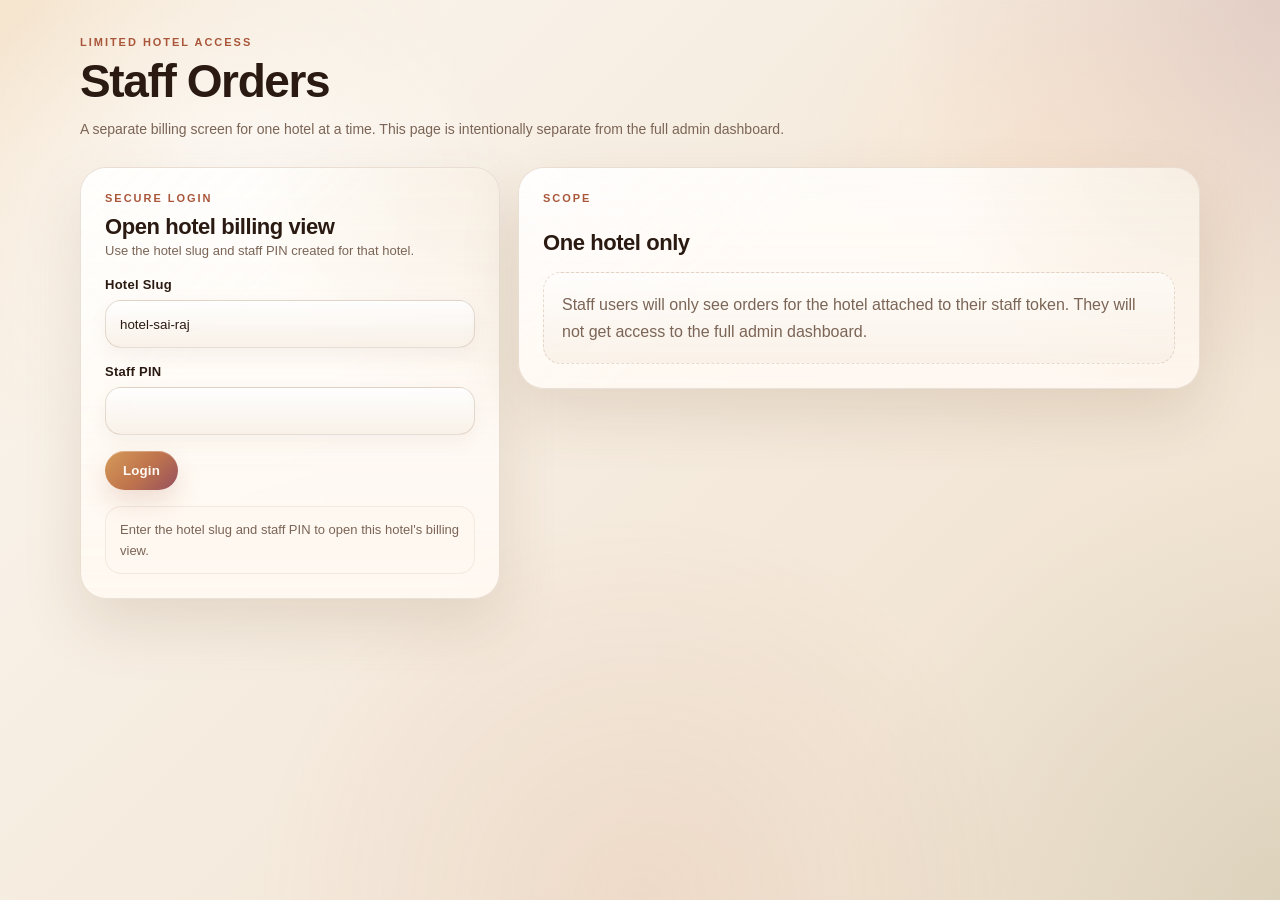
<file: staff-orders.html>
<!DOCTYPE html>
<html lang="en">
<head>
  <meta charset="UTF-8" />
  <meta name="viewport" content="width=device-width, initial-scale=1.0" />
  <title>Staff Orders</title>
<style>
:root {
--staff-bg: #f7efe4;
--staff-bg-deep: #eadbc7;
--staff-panel: rgba(255, 250, 244, 0.78);
--staff-panel-soft: rgba(246, 236, 224, 0.92);
--staff-panel-strong: #fff8f1;
--staff-border: rgba(122, 80, 46, 0.16);
--staff-border-strong: rgba(133, 86, 49, 0.24);
--staff-gold: #c9984f;
--staff-gold-deep: #9f6e31;
--staff-terracotta: #c97452;
--staff-terracotta-deep: #a9563a;
--staff-sage: #7d8f63;
--staff-olive: #667648;
--staff-maroon: #8b4358;
--staff-plum: #6f4a63;
--staff-peach: #f4d0b6;
--staff-rose-beige: #e7c7b7;
--staff-brown: #6a4a36;
--staff-text: #3f2b20;
--staff-text-strong: #2a1a12;
--staff-muted: #7b6556;
--staff-muted-soft: #947f71;
--staff-danger: #b55b58;
--staff-danger-soft: #f6dfdb;
--staff-success: #5f8052;
--staff-success-soft: #e4efe0;
--staff-warning: #a97324;
--staff-warning-soft: #f7ead0;
--staff-shadow-soft: 0 18px 40px rgba(115, 77, 46, 0.10);
--staff-shadow-mid: 0 26px 60px rgba(115, 77, 46, 0.14);
--staff-shadow-strong: 0 34px 90px rgba(98, 63, 36, 0.18);
--staff-glow: 0 0 0 4px rgba(201, 152, 79, 0.14);
}

* {
  box-sizing: border-box;
  }

html {
color-scheme: light;
}

body {
margin: 0;
min-height: 100vh;
font-family: Arial, sans-serif;
color: var(--staff-text);
background:
radial-gradient(circle at 0% 0%, rgba(233, 193, 141, 0.34), transparent 28rem),
radial-gradient(circle at 100% 0%, rgba(139, 67, 88, 0.16), transparent 24rem),
radial-gradient(circle at 100% 100%, rgba(125, 143, 99, 0.16), transparent 28rem),
linear-gradient(135deg, #fcf7f0 0%, #f5ebde 48%, #efe0cd 100%);
background-attachment: fixed;
}

body::before,
body::after {
content: "";
position: fixed;
inset: 0;
pointer-events: none;
z-index: 0;
}

body::before {
background:
radial-gradient(circle at 18% 24%, rgba(255, 255, 255, 0.78), transparent 18rem),
radial-gradient(circle at 82% 20%, rgba(255, 223, 193, 0.36), transparent 16rem),
radial-gradient(circle at 50% 100%, rgba(201, 116, 82, 0.10), transparent 24rem);
}

body::after {
background:
linear-gradient(90deg, rgba(255, 255, 255, 0.14) 1px, transparent 1px),
linear-gradient(180deg, rgba(255, 255, 255, 0.10) 1px, transparent 1px);
background-size: 56px 56px;
opacity: 0.24;
mask-image: linear-gradient(to bottom, rgba(0, 0, 0, 0.7), transparent 82%);
}

.staff-wrap {
position: relative;
z-index: 1;
width: min(1120px, calc(100% - 32px));
margin: 0 auto;
padding: 36px 0 42px;
}

.staff-header {
display: flex;
justify-content: space-between;
gap: 16px;
align-items: flex-start;
margin-bottom: 26px;
}

.staff-kicker {
margin: 0 0 10px;
color: var(--staff-terracotta-deep);
font-size: 11px;
font-weight: 800;
letter-spacing: 0.18em;
text-transform: uppercase;
}

.staff-title {
margin: 0;
color: var(--staff-text-strong);
font-size: clamp(30px, 4vw, 46px);
line-height: 1.02;
letter-spacing: -0.03em;
text-shadow: 0 1px 0 rgba(255, 255, 255, 0.4);
}

.staff-sub {
margin: 12px 0 0;
max-width: 720px;
color: var(--staff-muted);
line-height: 1.72;
font-size: 14px;
}

.staff-card {
position: relative;
display: grid;
gap: 16px;
padding: 24px;
border: 1px solid var(--staff-border);
border-radius: 26px;
background:
linear-gradient(180deg, rgba(255, 255, 255, 0.56), rgba(255, 248, 241, 0.82)),
rgba(255, 250, 244, 0.78);
backdrop-filter: blur(18px);
-webkit-backdrop-filter: blur(18px);
box-shadow: var(--staff-shadow-mid);
overflow: hidden;
}

.staff-card::before {
content: "";
position: absolute;
inset: 0;
pointer-events: none;
background:
linear-gradient(135deg, rgba(255, 255, 255, 0.50), transparent 36%),
radial-gradient(circle at top right, rgba(201, 152, 79, 0.12), transparent 16rem);
}

.staff-card > * {
position: relative;
z-index: 1;
}

.staff-grid {
display: grid;
grid-template-columns: minmax(0, 420px) minmax(0, 1fr);
gap: 18px;
align-items: start;
}

.staff-form {
display: grid;
gap: 16px;
}

.staff-field {
display: grid;
gap: 8px;
}

.staff-label {
color: var(--staff-text-strong);
font-size: 13px;
font-weight: 800;
letter-spacing: 0.02em;
}

.staff-input,
.staff-select {
width: 100%;
min-height: 48px;
border: 1px solid rgba(131, 91, 55, 0.20);
border-radius: 16px;
padding: 12px 14px;
color: var(--staff-text-strong);
background:
linear-gradient(180deg, rgba(255, 255, 255, 0.86), rgba(248, 240, 231, 0.94));
box-shadow:
inset 0 1px 0 rgba(255, 255, 255, 0.85),
0 8px 18px rgba(122, 80, 46, 0.06);
transition:
border-color 180ms ease,
box-shadow 180ms ease,
transform 180ms ease,
background 180ms ease;
}

.staff-input::placeholder,
.staff-select::placeholder {
color: var(--staff-muted-soft);
}

.staff-input:hover,
.staff-select:hover {
border-color: rgba(159, 110, 49, 0.34);
background:
linear-gradient(180deg, rgba(255, 255, 255, 0.92), rgba(250, 244, 237, 0.98));
}

.staff-input:focus,
.staff-select:focus {
outline: none;
border-color: var(--staff-gold);
box-shadow:
inset 0 1px 0 rgba(255, 255, 255, 0.92),
0 12px 26px rgba(201, 152, 79, 0.12),
var(--staff-glow);
transform: translateY(-1px);
}

.staff-select {
appearance: none;
-webkit-appearance: none;
background-image:
linear-gradient(180deg, rgba(255, 255, 255, 0.86), rgba(248, 240, 231, 0.94)),
url("data:image/svg+xml,%3Csvg xmlns='[http://www.w3.org/2000/svg](http://www.w3.org/2000/svg)' width='20' height='20' viewBox='0 0 20 20' fill='none'%3E%3Cpath d='M5 7.5L10 12.5L15 7.5' stroke='%23835537' stroke-width='1.8' stroke-linecap='round' stroke-linejoin='round'/%3E%3C/svg%3E");
background-repeat: no-repeat, no-repeat;
background-position: 0 0, calc(100% - 14px) 50%;
background-size: auto, 18px;
padding-right: 42px;
}

.staff-hint,
.staff-status {
margin: 0;
color: var(--staff-muted);
font-size: 13px;
line-height: 1.62;
}

.staff-status {
padding: 12px 14px;
border-radius: 16px;
background: rgba(255, 248, 241, 0.72);
border: 1px solid rgba(133, 86, 49, 0.10);
}

.staff-status.is-error {
color: var(--staff-danger);
background: var(--staff-danger-soft);
border-color: rgba(181, 91, 88, 0.22);
}

.staff-actions {
display: flex;
flex-wrap: wrap;
gap: 10px;
align-items: center;
}

.staff-btn {
position: relative;
border: 0;
border-radius: 999px;
padding: 12px 18px;
color: #fffaf4;
background:
linear-gradient(135deg, #d59a59 0%, #bf744c 52%, #96505f 100%);
font-weight: 800;
letter-spacing: 0.01em;
cursor: pointer;
box-shadow:
0 12px 24px rgba(171, 96, 67, 0.18),
inset 0 1px 0 rgba(255, 255, 255, 0.28);
transition:
transform 160ms ease,
box-shadow 160ms ease,
filter 160ms ease,
opacity 160ms ease;
}

.staff-btn:hover {
transform: translateY(-2px);
box-shadow:
0 18px 30px rgba(171, 96, 67, 0.24),
inset 0 1px 0 rgba(255, 255, 255, 0.30);
filter: saturate(1.04);
}

.staff-btn:active {
transform: translateY(0);
box-shadow:
0 8px 16px rgba(171, 96, 67, 0.16),
inset 0 1px 0 rgba(255, 255, 255, 0.22);
}

.staff-btn:focus-visible {
outline: none;
box-shadow:
0 12px 24px rgba(171, 96, 67, 0.20),
inset 0 1px 0 rgba(255, 255, 255, 0.30),
0 0 0 4px rgba(201, 152, 79, 0.18);
}

.staff-btn.secondary {
color: var(--staff-text-strong);
background:
linear-gradient(180deg, rgba(255, 255, 255, 0.88), rgba(245, 235, 223, 0.96));
border: 1px solid rgba(133, 86, 49, 0.18);
box-shadow:
0 10px 22px rgba(115, 77, 46, 0.08),
inset 0 1px 0 rgba(255, 255, 255, 0.85);
}

.staff-btn.secondary:hover {
box-shadow:
0 14px 26px rgba(115, 77, 46, 0.12),
inset 0 1px 0 rgba(255, 255, 255, 0.92);
}

.staff-btn[disabled] {
cursor: not-allowed;
opacity: 0.55;
transform: none;
box-shadow:
0 6px 14px rgba(115, 77, 46, 0.06),
inset 0 1px 0 rgba(255, 255, 255, 0.30);
}

.staff-panel-title {
margin: 0;
color: var(--staff-text-strong);
font-size: 22px;
letter-spacing: -0.02em;
}

.staff-view-tabs {
display: flex;
flex-wrap: wrap;
gap: 10px;
padding: 10px;
border: 1px solid rgba(133, 86, 49, 0.12);
border-radius: 24px;
background:
linear-gradient(180deg, rgba(255, 255, 255, 0.58), rgba(248, 239, 229, 0.76));
backdrop-filter: blur(12px);
-webkit-backdrop-filter: blur(12px);
box-shadow:
inset 0 1px 0 rgba(255, 255, 255, 0.7),
0 14px 30px rgba(115, 77, 46, 0.08);
}

.staff-view-tab {
display: inline-flex;
gap: 8px;
align-items: center;
border: 0;
border-radius: 999px;
padding: 11px 16px;
color: var(--staff-muted);
background: transparent;
font-weight: 800;
cursor: pointer;
transition:
background 160ms ease,
color 160ms ease,
transform 160ms ease,
box-shadow 160ms ease;
}

.staff-view-tab:hover {
color: var(--staff-text-strong);
background: rgba(201, 152, 79, 0.10);
box-shadow: inset 0 0 0 1px rgba(201, 152, 79, 0.12);
}

.staff-view-tab.is-active {
color: #fff9f4;
background:
linear-gradient(135deg, #ca8d55 0%, #b96f4b 55%, #84485a 100%);
transform: translateY(-1px);
box-shadow:
0 10px 24px rgba(171, 96, 67, 0.20),
inset 0 1px 0 rgba(255, 255, 255, 0.22);
}

.staff-view-tab-count {
display: inline-flex;
min-width: 24px;
height: 24px;
align-items: center;
justify-content: center;
border-radius: 999px;
color: var(--staff-text-strong);
background: rgba(244, 231, 216, 0.96);
border: 1px solid rgba(133, 86, 49, 0.10);
font-size: 12px;
font-weight: 900;
box-shadow: inset 0 1px 0 rgba(255, 255, 255, 0.8);
}

.staff-view-tab.is-active .staff-view-tab-count {
color: var(--staff-text-strong);
background: rgba(255, 245, 233, 0.86);
border-color: rgba(255, 255, 255, 0.18);
}

.staff-view-panel {
display: grid;
gap: 16px;
}

.staff-view-panel[hidden] {
display: none;
}

.staff-dashboard-shell {
position: relative;
overflow: hidden;
gap: 22px;
padding: clamp(20px, 3vw, 30px);
border-radius: 32px;
border: 1px solid rgba(133, 86, 49, 0.12);
background:
radial-gradient(circle at top right, rgba(201, 152, 79, 0.18), transparent 22rem),
radial-gradient(circle at bottom left, rgba(125, 143, 99, 0.12), transparent 24rem),
linear-gradient(145deg, rgba(255, 252, 247, 0.72), rgba(247, 239, 230, 0.84));
backdrop-filter: blur(18px);
-webkit-backdrop-filter: blur(18px);
box-shadow: var(--staff-shadow-strong);
}

.staff-dashboard-shell::before {
content: "";
position: absolute;
inset: 0;
pointer-events: none;
background:
linear-gradient(90deg, rgba(255, 255, 255, 0.16) 1px, transparent 1px),
linear-gradient(180deg, rgba(255, 255, 255, 0.12) 1px, transparent 1px);
background-size: 48px 48px;
mask-image: linear-gradient(to bottom, rgba(0, 0, 0, 0.45), transparent 80%);
}

.staff-dashboard-shell::after {
content: "";
position: absolute;
inset: 0;
pointer-events: none;
background:
linear-gradient(135deg, rgba(255, 255, 255, 0.42), transparent 28%),
radial-gradient(circle at 85% 15%, rgba(139, 67, 88, 0.08), transparent 10rem);
}

.staff-dashboard-shell > * {
position: relative;
z-index: 1;
}

.staff-dashboard-hero {
display: flex;
justify-content: space-between;
gap: 18px;
align-items: flex-start;
padding: clamp(20px, 3vw, 28px);
border: 1px solid rgba(133, 86, 49, 0.12);
border-radius: 26px;
background:
linear-gradient(135deg, rgba(255, 250, 244, 0.78), rgba(244, 231, 216, 0.66)),
rgba(255, 248, 241, 0.78);
box-shadow:
inset 0 1px 0 rgba(255, 255, 255, 0.85),
0 20px 44px rgba(115, 77, 46, 0.10);
}

.staff-dashboard-title {
margin: 0;
color: var(--staff-text-strong);
font-size: clamp(26px, 3vw, 38px);
line-height: 1.05;
letter-spacing: -0.03em;
}

.staff-dashboard-copy {
max-width: 720px;
margin-top: 10px;
}

.staff-dashboard-top-actions {
display: flex;
flex-wrap: wrap;
gap: 10px;
align-items: center;
justify-content: flex-end;
}

.staff-dashboard-pill {
display: inline-flex;
align-items: center;
border: 1px solid rgba(133, 86, 49, 0.16);
border-radius: 999px;
padding: 10px 13px;
color: var(--staff-maroon);
background:
linear-gradient(180deg, rgba(255, 247, 238, 0.9), rgba(247, 235, 223, 0.96));
font-size: 12px;
font-weight: 900;
letter-spacing: 0.08em;
text-transform: uppercase;
white-space: nowrap;
box-shadow:
inset 0 1px 0 rgba(255, 255, 255, 0.82),
0 8px 16px rgba(115, 77, 46, 0.06);
}

.staff-dashboard-shortcuts {
display: grid;
grid-template-columns: repeat(3, minmax(0, 1fr));
gap: 14px;
}

.staff-dashboard-shortcut {
position: relative;
display: grid;
gap: 10px;
min-height: 160px;
border: 1px solid rgba(133, 86, 49, 0.14);
border-radius: 24px;
padding: 20px;
color: var(--staff-text);
text-align: left;
background:
linear-gradient(160deg, rgba(255, 255, 255, 0.70), rgba(248, 239, 229, 0.84)),
rgba(255, 248, 241, 0.78);
cursor: pointer;
box-shadow:
inset 0 1px 0 rgba(255, 255, 255, 0.84),
0 18px 40px rgba(115, 77, 46, 0.08);
transition:
border-color 160ms ease,
transform 160ms ease,
background 160ms ease,
box-shadow 160ms ease;
overflow: hidden;
}

.staff-dashboard-shortcut::before {
content: "";
position: absolute;
inset: 0;
pointer-events: none;
background:
radial-gradient(circle at top right, rgba(201, 152, 79, 0.18), transparent 11rem),
linear-gradient(135deg, rgba(255, 255, 255, 0.26), transparent 30%);
}

.staff-dashboard-shortcut:nth-child(2)::before {
background:
radial-gradient(circle at top right, rgba(125, 143, 99, 0.18), transparent 11rem),
linear-gradient(135deg, rgba(255, 255, 255, 0.26), transparent 30%);
}

.staff-dashboard-shortcut:nth-child(3)::before {
background:
radial-gradient(circle at top right, rgba(139, 67, 88, 0.14), transparent 11rem),
linear-gradient(135deg, rgba(255, 255, 255, 0.26), transparent 30%);
}

.staff-dashboard-shortcut > * {
position: relative;
z-index: 1;
}

.staff-dashboard-shortcut:hover {
border-color: rgba(159, 110, 49, 0.30);
transform: translateY(-4px);
box-shadow:
inset 0 1px 0 rgba(255, 255, 255, 0.92),
0 24px 48px rgba(115, 77, 46, 0.14);
}

.staff-dashboard-shortcut-label {
color: var(--staff-terracotta-deep);
font-size: 11px;
font-weight: 900;
letter-spacing: 0.16em;
text-transform: uppercase;
}

.staff-dashboard-shortcut-title {
margin: 0;
color: var(--staff-text-strong);
font-size: 21px;
letter-spacing: -0.02em;
}

.staff-dashboard-shortcut-copy {
margin: 0;
color: var(--staff-muted);
font-size: 13px;
line-height: 1.62;
}

.staff-dashboard-shortcut-action {
color: var(--staff-plum);
font-size: 13px;
font-weight: 900;
}

.staff-section-head {
display: flex;
flex-wrap: wrap;
gap: 12px;
align-items: flex-start;
justify-content: space-between;
padding: 18px;
border: 1px solid rgba(133, 86, 49, 0.12);
border-radius: 22px;
background:
linear-gradient(180deg, rgba(255, 255, 255, 0.62), rgba(247, 238, 228, 0.84));
box-shadow:
inset 0 1px 0 rgba(255, 255, 255, 0.82),
0 14px 30px rgba(115, 77, 46, 0.08);
}

.staff-section-head h3 {
margin: 0;
color: var(--staff-text-strong);
font-size: 24px;
letter-spacing: -0.02em;
}

.staff-section-copy {
max-width: 700px;
margin: 8px 0 0;
color: var(--staff-muted);
font-size: 13px;
line-height: 1.62;
}

.staff-section-pill {
display: inline-flex;
align-items: center;
border: 1px solid rgba(133, 86, 49, 0.14);
border-radius: 999px;
padding: 8px 11px;
color: var(--staff-maroon);
background:
linear-gradient(180deg, rgba(255, 248, 241, 0.92), rgba(246, 235, 223, 0.96));
font-size: 12px;
font-weight: 900;
letter-spacing: 0.06em;
text-transform: uppercase;
white-space: nowrap;
box-shadow: inset 0 1px 0 rgba(255, 255, 255, 0.82);
}

.staff-empty {
margin: 0;
padding: 18px;
border: 1px dashed rgba(133, 86, 49, 0.20);
border-radius: 18px;
color: var(--staff-muted);
background:
linear-gradient(180deg, rgba(255, 255, 255, 0.52), rgba(248, 239, 229, 0.72));
line-height: 1.7;
}

.staff-summary-grid {
display: grid;
grid-template-columns: repeat(4, minmax(0, 1fr));
gap: 12px;
}

.staff-summary-card {
position: relative;
display: grid;
gap: 8px;
min-height: 128px;
padding: 18px;
border: 1px solid rgba(133, 86, 49, 0.14);
border-radius: 22px;
background:
linear-gradient(160deg, rgba(255, 255, 255, 0.72), rgba(248, 239, 229, 0.84)),
rgba(255, 248, 241, 0.78);
box-shadow:
inset 0 1px 0 rgba(255, 255, 255, 0.84),
0 18px 36px rgba(115, 77, 46, 0.08);
overflow: hidden;
}

.staff-summary-card::before {
content: "";
position: absolute;
inset: 0;
pointer-events: none;
background:
linear-gradient(135deg, rgba(255, 255, 255, 0.34), transparent 36%),
radial-gradient(circle at top right, rgba(201, 152, 79, 0.12), transparent 10rem);
}

.staff-summary-card:nth-child(2)::before {
background:
linear-gradient(135deg, rgba(255, 255, 255, 0.34), transparent 36%),
radial-gradient(circle at top right, rgba(125, 143, 99, 0.14), transparent 10rem);
}

.staff-summary-card:nth-child(3)::before {
background:
linear-gradient(135deg, rgba(255, 255, 255, 0.34), transparent 36%),
radial-gradient(circle at top right, rgba(201, 116, 82, 0.14), transparent 10rem);
}

.staff-summary-card:nth-child(4)::before {
background:
linear-gradient(135deg, rgba(255, 255, 255, 0.34), transparent 36%),
radial-gradient(circle at top right, rgba(139, 67, 88, 0.12), transparent 10rem);
}

.staff-summary-card > * {
position: relative;
z-index: 1;
}

#staffDashboardSummary .staff-summary-card:first-child {
border-color: rgba(201, 152, 79, 0.20);
background:
radial-gradient(circle at top right, rgba(201, 152, 79, 0.20), transparent 12rem),
linear-gradient(160deg, rgba(255, 250, 243, 0.80), rgba(247, 235, 223, 0.90));
}

.staff-summary-label {
margin: 0;
color: var(--staff-muted);
font-size: 11px;
font-weight: 900;
letter-spacing: 0.12em;
text-transform: uppercase;
}

.staff-summary-value {
margin: 0;
color: var(--staff-text-strong);
font-size: clamp(28px, 3vw, 34px);
font-weight: 900;
letter-spacing: -0.04em;
line-height: 1;
}

.staff-summary-note {
margin: 0;
color: var(--staff-muted);
font-size: 13px;
line-height: 1.48;
}

.staff-filter-status {
margin: 0;
padding: 13px 15px;
border: 1px solid rgba(133, 86, 49, 0.12);
border-radius: 16px;
color: var(--staff-muted);
background:
linear-gradient(180deg, rgba(255, 255, 255, 0.58), rgba(247, 238, 228, 0.74));
font-size: 13px;
line-height: 1.55;
box-shadow: inset 0 1px 0 rgba(255, 255, 255, 0.82);
}

.staff-orders-list {
display: grid;
gap: 14px;
}

.staff-order-group {
display: grid;
gap: 12px;
padding: 16px;
border: 1px solid rgba(133, 86, 49, 0.14);
border-radius: 22px;
background:
linear-gradient(180deg, rgba(255, 255, 255, 0.60), rgba(247, 238, 228, 0.80));
box-shadow:
inset 0 1px 0 rgba(255, 255, 255, 0.84),
0 18px 38px rgba(115, 77, 46, 0.08);
}

.staff-order-group-header {
display: flex;
flex-wrap: wrap;
gap: 10px;
align-items: center;
justify-content: space-between;
}

.staff-order-group-title {
margin: 0;
color: var(--staff-text-strong);
font-size: 17px;
letter-spacing: -0.01em;
}

.staff-order-group-note {
margin: 4px 0 0;
color: var(--staff-muted);
font-size: 13px;
line-height: 1.5;
}

.staff-order-group-metrics {
display: flex;
flex-wrap: wrap;
gap: 8px;
justify-content: flex-end;
}

.staff-order-group-count {
display: inline-flex;
align-items: center;
border-radius: 999px;
padding: 7px 11px;
color: #fffaf4;
background:
linear-gradient(135deg, #ce9254 0%, #bf744c 58%, #8a4a58 100%);
font-size: 12px;
font-weight: 900;
box-shadow:
0 10px 18px rgba(171, 96, 67, 0.16),
inset 0 1px 0 rgba(255, 255, 255, 0.22);
}

.staff-order-group-list {
display: grid;
gap: 12px;
}

.staff-order-card {
display: grid;
gap: 12px;
padding: 18px;
border: 1px solid rgba(133, 86, 49, 0.14);
border-radius: 20px;
background:
linear-gradient(180deg, rgba(255, 255, 255, 0.82), rgba(250, 243, 235, 0.94));
box-shadow:
inset 0 1px 0 rgba(255, 255, 255, 0.88),
0 14px 28px rgba(115, 77, 46, 0.08);
}

.staff-order-topline,
.staff-order-meta,
.staff-order-badges {
display: flex;
flex-wrap: wrap;
gap: 10px;
align-items: center;
justify-content: space-between;
}

.staff-order-title {
margin: 0;
color: var(--staff-text-strong);
font-size: 18px;
letter-spacing: -0.02em;
}

.staff-order-time {
color: var(--staff-muted);
font-size: 13px;
}

.staff-badge {
display: inline-flex;
align-items: center;
border-radius: 999px;
padding: 6px 10px;
color: var(--staff-text-strong);
background:
linear-gradient(180deg, rgba(255, 252, 247, 0.94), rgba(243, 232, 219, 0.98));
border: 1px solid rgba(133, 86, 49, 0.12);
font-size: 12px;
font-weight: 800;
box-shadow: inset 0 1px 0 rgba(255, 255, 255, 0.86);
}

.staff-badge.is-important {
color: #fff8f1;
background:
linear-gradient(135deg, #d29a59 0%, #c0724d 58%, #8b4656 100%);
border-color: transparent;
box-shadow:
0 10px 18px rgba(171, 96, 67, 0.14),
inset 0 1px 0 rgba(255, 255, 255, 0.18);
}

.staff-badge.is-success {
color: var(--staff-success);
background: var(--staff-success-soft);
border-color: rgba(95, 128, 82, 0.22);
}

.staff-badge.is-warning {
color: var(--staff-warning);
background: var(--staff-warning-soft);
border-color: rgba(169, 115, 36, 0.24);
}

.staff-badge.is-danger {
color: var(--staff-danger);
background: var(--staff-danger-soft);
border-color: rgba(181, 91, 88, 0.22);
}

.staff-order-items {
margin: 0;
padding-left: 20px;
color: var(--staff-text);
line-height: 1.72;
}

.staff-order-note {
margin: 0;
color: var(--staff-muted);
line-height: 1.6;
}

.staff-order-actions {
display: flex;
flex-wrap: wrap;
gap: 10px;
align-items: center;
padding-top: 6px;
}

.staff-record-status-actions {
border-top: 1px solid rgba(133, 86, 49, 0.12);
margin-top: 4px;
padding-top: 14px;
}

.staff-status-control-label {
color: var(--staff-muted);
font-size: 0.78rem;
font-weight: 800;
letter-spacing: 0.12em;
text-transform: uppercase;
}

.staff-status-select {
min-width: 170px;
width: auto;
}

#staffDashboardWrap {
display: none;
}

@media (max-width: 760px) {
.staff-wrap {
width: min(1120px, calc(100% - 20px));
padding: 22px 0 28px;
}

.staff-grid,
.staff-header {
grid-template-columns: 1fr;
display: grid;
}

.staff-header {
gap: 12px;
margin-bottom: 18px;
}

.staff-dashboard-hero {
display: grid;
gap: 16px;
padding: 18px;
}

.staff-dashboard-top-actions {
justify-content: flex-start;
}

.staff-summary-grid {
grid-template-columns: 1fr;
}

.staff-dashboard-shortcuts {
grid-template-columns: 1fr;
}

.staff-section-head {
display: grid;
}

.staff-view-tabs {
border-radius: 20px;
padding: 8px;
}

.staff-view-tab {
flex: 1 1 calc(50% - 10px);
justify-content: center;
}

.staff-card {
padding: 18px;
border-radius: 22px;
}

.staff-order-card,
.staff-order-group,
.staff-section-head,
.staff-empty {
border-radius: 18px;
}

.staff-input,
.staff-select {
min-height: 46px;
}
}


</style>
</head>
<body>
  <main class="staff-wrap">
    <header class="staff-header">
      <div>
        <p class="staff-kicker">Limited Hotel Access</p>
        <h1 class="staff-title">Staff Orders</h1>
        <p class="staff-sub">
          A separate billing screen for one hotel at a time. This page is intentionally separate from the full admin dashboard.
        </p>
      </div>
    </header>

    <section id="staffLoginWrap" class="staff-grid" aria-label="Staff login">
      <div class="staff-card">
        <div>
          <p class="staff-kicker">Secure Login</p>
          <h2 class="staff-panel-title">Open hotel billing view</h2>
          <p class="staff-hint">Use the hotel slug and staff PIN created for that hotel.</p>
        </div>

        <form id="staffLoginForm" class="staff-form">
          <div class="staff-field">
            <label class="staff-label" for="staffHotelSlugInput">Hotel Slug</label>
            <input id="staffHotelSlugInput" class="staff-input" name="hotelSlug" placeholder="hotel-sai-raj" autocomplete="organization" required />
          </div>

          <div class="staff-field">
            <label class="staff-label" for="staffPinInput">Staff PIN</label>
            <input id="staffPinInput" class="staff-input" name="pin" type="password" inputmode="numeric" autocomplete="current-password" required />
          </div>

          <div class="staff-actions">
            <button class="staff-btn" type="submit">Login</button>
          </div>

          <p id="staffLoginStatus" class="staff-status">Enter the hotel slug and staff PIN to open this hotel's billing view.</p>
        </form>
      </div>

      <aside class="staff-card">
        <p class="staff-kicker">Scope</p>
        <h2 class="staff-panel-title">One hotel only</h2>
        <p class="staff-empty">
          Staff users will only see orders for the hotel attached to their staff token. They will not get access to the full admin dashboard.
        </p>
      </aside>
    </section>

    <section id="staffDashboardWrap" class="staff-card staff-dashboard-shell" aria-label="Staff orders dashboard">
      <div class="staff-dashboard-hero">
        <div>
          <p class="staff-kicker">Owner Workspace</p>
          <h2 class="staff-dashboard-title">Dashboard for <span id="staffSessionHotel">this hotel</span></h2>
          <p class="staff-hint staff-dashboard-copy">A limited, hotel-scoped view for orders, billing, reservations, and inquiries. Raw records stay hidden until you open a section.</p>
        </div>

        <div class="staff-dashboard-top-actions">
          <span class="staff-dashboard-pill">Hotel scoped</span>
          <button id="staffLogoutBtn" class="staff-btn secondary" type="button">Logout</button>
        </div>
      </div>

      <div class="staff-view-tabs" role="tablist" aria-label="Staff dashboard sections">
        <button class="staff-view-tab is-active" type="button" data-staff-view="dashboard" aria-selected="true">Dashboard</button>
        <button class="staff-view-tab" type="button" data-staff-view="orders" aria-selected="false">Orders <span id="staffOrdersTabCount" class="staff-view-tab-count">0</span></button>
        <button class="staff-view-tab" type="button" data-staff-view="reservations" aria-selected="false">Reservations <span id="staffReservationsTabCount" class="staff-view-tab-count">0</span></button>
        <button class="staff-view-tab" type="button" data-staff-view="inquiries" aria-selected="false">Inquiries <span id="staffInquiriesTabCount" class="staff-view-tab-count">0</span></button>
      </div>

      <section id="staffHomePanel" class="staff-view-panel" data-staff-view-panel="dashboard" aria-label="Staff dashboard overview">
        <div>
          <p class="staff-kicker">Owner Snapshot</p>
          <h3 class="staff-panel-title">Order dashboard</h3>
          <p class="staff-hint">This overview shows earnings, payment, billing, and source totals. Open Orders, Reservations, or Inquiries to see detailed records.</p>
        </div>

        <div id="staffDashboardSummary" class="staff-summary-grid" hidden></div>
        <p id="staffDashboardEmpty" class="staff-empty">Login to load the dashboard summary.</p>

        <div class="staff-dashboard-shortcuts" aria-label="Dashboard shortcuts">
          <button class="staff-dashboard-shortcut" type="button" data-staff-view="orders">
            <span class="staff-dashboard-shortcut-label">Billing</span>
            <h4 class="staff-dashboard-shortcut-title">Open Orders</h4>
            <p class="staff-dashboard-shortcut-copy">Review food orders, QR table orders, totals, and billing actions.</p>
            <span class="staff-dashboard-shortcut-action">View order records</span>
          </button>

          <button class="staff-dashboard-shortcut" type="button" data-staff-view="reservations">
            <span class="staff-dashboard-shortcut-label">Tables</span>
            <h4 class="staff-dashboard-shortcut-title">Open Reservations</h4>
            <p class="staff-dashboard-shortcut-copy">Check reservation requests, guest count, date, time, and notes.</p>
            <span class="staff-dashboard-shortcut-action">View reservations</span>
          </button>

          <button class="staff-dashboard-shortcut" type="button" data-staff-view="inquiries">
            <span class="staff-dashboard-shortcut-label">Events</span>
            <h4 class="staff-dashboard-shortcut-title">Open Inquiries</h4>
            <p class="staff-dashboard-shortcut-copy">See event inquiries, guest requirements, phone numbers, and status.</p>
            <span class="staff-dashboard-shortcut-action">View inquiries</span>
          </button>
        </div>
      </section>

      <section id="staffOrdersPanel" class="staff-view-panel" data-staff-view-panel="orders" aria-label="Staff orders" hidden>
        <div class="staff-section-head">
          <div>
            <p class="staff-kicker">Order Records</p>
            <h3>Orders and billing</h3>
            <p class="staff-section-copy">Use this section when the staff needs to review order details, table source, payment status, and billing actions.</p>
          </div>
          <span class="staff-section-pill">Actions enabled</span>
        </div>

        <div class="staff-actions">
          <select id="staffOrdersRangeInput" class="staff-select" aria-label="Order range">
            <option value="today">Today</option>
            <option value="week">Last 7 days</option>
            <option value="recent" selected>Recent</option>
            <option value="all">All recent</option>
          </select>
          <select id="staffOrdersSourceInput" class="staff-select" aria-label="Order source">
            <option value="all" selected>All sources</option>
            <option value="qr-table">QR table orders</option>
            <option value="website">Website orders</option>
          </select>
          <select id="staffOrdersPaymentInput" class="staff-select" aria-label="Payment status">
            <option value="all" selected>All payments</option>
            <option value="paid">Paid only</option>
            <option value="unpaid">Unpaid only</option>
          </select>
          <select id="staffOrdersBillingInput" class="staff-select" aria-label="Billing status">
            <option value="all" selected>All billing</option>
            <option value="billed">Billed only</option>
            <option value="unbilled">Unbilled only</option>
          </select>
          <button id="staffClearFiltersBtn" class="staff-btn secondary" type="button">Clear Filters</button>
          <button id="staffRefreshOrdersBtn" class="staff-btn secondary" type="button">Refresh Orders</button>
        </div>

        <p id="staffOrdersFilterStatus" class="staff-filter-status" hidden></p>

        <div id="staffOrdersContent" class="staff-empty">
          Login to load orders for the selected range.
        </div>
      </section>

      <section id="staffReservationsPanel" class="staff-view-panel" data-staff-view-panel="reservations" aria-label="Staff reservations" hidden>
        <div class="staff-section-head">
          <div>
            <p class="staff-kicker">Reservation Records</p>
            <h3>Reservations</h3>
            <p class="staff-section-copy">Use this section to see who reserved a table, their date, time, guest count, phone number, and notes.</p>
          </div>
          <span class="staff-section-pill">Status actions</span>
        </div>

        <div class="staff-actions">
          <select id="staffReservationsRangeInput" class="staff-select" aria-label="Reservation range">
            <option value="today">Today</option>
            <option value="week">Last 7 days</option>
            <option value="recent" selected>Recent</option>
            <option value="all">All recent</option>
          </select>
          <select id="staffReservationsStatusInput" class="staff-select" aria-label="Reservation status">
            <option value="all" selected>All reservation statuses</option>
            <option value="new">New only</option>
            <option value="confirmed">Confirmed only</option>
            <option value="seated">Seated only</option>
            <option value="completed">Completed only</option>
            <option value="cancelled">Cancelled only</option>
          </select>
          <button id="staffRefreshReservationsBtn" class="staff-btn secondary" type="button">Refresh Reservations</button>
        </div>

        <div id="staffReservationsSummary" class="staff-summary-grid" hidden></div>

        <div id="staffReservationsContent" class="staff-empty">
          Open Reservations to load hotel-scoped reservation requests.
        </div>
      </section>

      <section id="staffInquiriesPanel" class="staff-view-panel" data-staff-view-panel="inquiries" aria-label="Staff inquiries" hidden>
        <div class="staff-section-head">
          <div>
            <p class="staff-kicker">Inquiry Records</p>
            <h3>Inquiries</h3>
            <p class="staff-section-copy">Use this section to follow event inquiries, guest requirements, phone numbers, and current inquiry status.</p>
          </div>
          <span class="staff-section-pill">Status actions</span>
        </div>

        <div class="staff-actions">
          <select id="staffInquiriesRangeInput" class="staff-select" aria-label="Inquiry range">
            <option value="today">Today</option>
            <option value="week">Last 7 days</option>
            <option value="recent" selected>Recent</option>
            <option value="all">All recent</option>
          </select>
          <select id="staffInquiriesStatusInput" class="staff-select" aria-label="Inquiry status">
            <option value="all" selected>All inquiry statuses</option>
            <option value="new">New only</option>
            <option value="contacted">Contacted only</option>
            <option value="converted">Converted only</option>
            <option value="closed">Closed only</option>
          </select>
          <button id="staffRefreshInquiriesBtn" class="staff-btn secondary" type="button">Refresh Inquiries</button>
        </div>

        <div id="staffInquiriesSummary" class="staff-summary-grid" hidden></div>

        <div id="staffInquiriesContent" class="staff-empty">
          Open Inquiries to load hotel-scoped inquiry requests.
        </div>
      </section>
    </section>
  </main>
  <script src="js/app-config.js"></script>
  <script src="js/staff-orders.js" defer></script>
</body>
</html>
</file>
<file: css/style.css>
/* ===== AURUM — PREMIUM RESTAURANT STYLESHEET ===== */

/* ── CSS Variables ──────────────────────────────────── */
:root {
  --gold: #c9a84c;
  --gold-light: #e8d08a;
  --gold-dark: #a07830;
  --cream: #fbf8f3;
  --cream-dark: #f3ede3;
  --charcoal: #1a1a1a;
  --charcoal-mid: #2d2d2d;
  --text: #333333;
  --text-muted: #6b6b6b;
  --white: #ffffff;
  --glass-bg: rgba(255, 255, 255, 0.72);
  --glass-border: rgba(201, 168, 76, 0.18);
  --shadow: 0 8px 40px rgba(0, 0, 0, 0.1);
  --shadow-lg: 0 20px 60px rgba(0, 0, 0, 0.15);
  --radius: 16px;
  --radius-sm: 8px;
  --container-max: 1280px;
  --btn-radius: 100px;
  --btn-primary-bg: linear-gradient(135deg, var(--gold-dark), var(--gold));
  --btn-primary-border: 1px solid transparent;
  --btn-primary-shadow: 0 4px 20px rgba(201, 168, 76, 0.35);
  --btn-primary-shadow-hover: 0 8px 30px rgba(201, 168, 76, 0.45);
  --btn-outline-border: 1.5px solid rgba(255, 255, 255, 0.6);
  --btn-outline-hover-border: var(--white);
  --btn-outline-hover-bg: rgba(255, 255, 255, 0.08);
  --font-display: "Cormorant Garamond", Georgia, serif;
  --font-body: "Jost", sans-serif;
  --nav-h: 80px;
  --transition: 0.4s cubic-bezier(0.16, 1, 0.3, 1);

  --menu-gold: var(--gold, #d4af37);
  --menu-bg: #0e0b09;
  --menu-card-bg: rgba(255, 255, 255, 0.04);
  --menu-card-border: rgba(212, 175, 55, 0.12);
  --menu-text: #f7f1e8;
  --menu-text-soft: rgba(255, 255, 255, 0.72);
  --menu-text-fade: rgba(255, 255, 255, 0.52);
  --menu-shadow: 0 18px 40px rgba(0, 0, 0, 0.22);
  --menu-radius-xl: 24px;
  --menu-radius-lg: 20px;
  --menu-radius-md: 16px;
  --menu-radius-sm: 12px;
}

/* ── Reset & Base ───────────────────────────────────── */
*,
*::before,
*::after {
  box-sizing: border-box;
  margin: 0;
  padding: 0;
}
html {
  scroll-behavior: smooth;
  font-size: 16px;
}
body {
  font-family: var(--font-body);
  background: var(--cream);
  color: var(--text);
  overflow-x: hidden;
  cursor: none;
}

body.app-booting {
  overflow: hidden;
}

body.app-booting #pageShell {
  opacity: 0;
  visibility: hidden;
}

body.app-ready #pageShell {
  opacity: 1;
  visibility: visible;
}

img {
  display: block;
  width: 100%;
  height: 100%;
  object-fit: cover;
}
a {
  text-decoration: none;
  color: inherit;
}
ul {
  list-style: none;
}
button {
  cursor: none;
  border: none;
  background: none;
  font-family: inherit;
}
input,
select,
textarea {
  font-family: inherit;
}
address {
  font-style: normal;
}
.container {
  width: 90%;
  max-width: var(--container-max);
  margin: 0 auto;
}
.section {
  padding: 100px 0;
}
.mt-6 {
  margin-top: 1.5rem;
}
.mt-8 {
  margin-top: 2rem;
}

/* ── Scrollbar ──────────────────────────────────────── */
::-webkit-scrollbar {
  width: 6px;
}
::-webkit-scrollbar-track {
  background: var(--cream-dark);
}
::-webkit-scrollbar-thumb {
  background: var(--gold);
  border-radius: 3px;
}

/* ── Custom Cursor ──────────────────────────────────── */
.cursor-dot {
  width: 8px;
  height: 8px;
  background: var(--gold);
  border-radius: 50%;
  position: fixed;
  top: 0;
  left: 0;
  pointer-events: none;
  z-index: 9999;
  transform: translate(-50%, -50%);
  transition:
    transform 0.1s,
    width 0.3s,
    height 0.3s,
    background 0.3s;
}
.cursor-ring {
  width: 36px;
  height: 36px;
  border: 1.5px solid var(--gold);
  border-radius: 50%;
  position: fixed;
  top: 0;
  left: 0;
  pointer-events: none;
  z-index: 9998;
  transform: translate(-50%, -50%);
  transition:
    transform 0.12s ease-out,
    width 0.3s,
    height 0.3s,
    border-color 0.3s,
    opacity 0.3s;
}
.cursor-ring.hovered {
  width: 56px;
  height: 56px;
  opacity: 0.7;
  border-color: var(--gold-light);
}

/* ── Loader ─────────────────────────────────────────── */
.loader {
  position: fixed;
  inset: 0;
  background: var(--charcoal);
  z-index: 10000;
  display: flex;
  align-items: center;
  justify-content: center;
  transition:
    opacity 0.8s ease,
    visibility 0.8s;
}
.loader.hidden {
  opacity: 0;
  visibility: hidden;
  pointer-events: none;
}
.loader-inner {
  text-align: center;
}
.loader-logo {
  font-family: var(--font-display);
  font-size: clamp(3rem, 8vw, 6rem);
  font-weight: 300;
  color: var(--white);
  letter-spacing: 0.15em;
  margin-bottom: 32px;
  overflow: hidden;
}
.loader-a {
  color: var(--gold);
}
.loader-urum {
  display: inline-block;
  animation: loaderReveal 1s ease forwards;
}
@keyframes loaderReveal {
  from {
    clip-path: inset(0 100% 0 0);
  }
  to {
    clip-path: inset(0 0% 0 0);
  }
}
.loader-bar-wrap {
  width: 240px;
  height: 2px;
  background: rgba(255, 255, 255, 0.15);
  border-radius: 2px;
  margin: 0 auto 20px;
  overflow: hidden;
}
.loader-bar {
  height: 100%;
  width: 0;
  background: linear-gradient(90deg, var(--gold-dark), var(--gold-light));
  border-radius: 2px;
  transition: width 0.1s linear;
}
.loader-tagline {
  font-family: var(--font-body);
  font-weight: 300;
  font-size: 0.85rem;
  letter-spacing: 0.2em;
  text-transform: uppercase;
  color: rgba(255, 255, 255, 0.4);
}

/* ── Scroll Progress ────────────────────────────────── */
.scroll-progress {
  position: fixed;
  top: 0;
  left: 0;
  height: 2px;
  width: 0%;
  background: linear-gradient(90deg, var(--gold-dark), var(--gold-light));
  z-index: 9997;
  transition: width 0.1s linear;
}

/* ── Navbar ─────────────────────────────────────────── */
.navbar {
  position: fixed;
  top: 0;
  left: 0;
  right: 0;
  z-index: 1000;
  padding: 0 5%;
  height: var(--nav-h);
  display: flex;
  align-items: center;
  transition:
    background 0.4s ease,
    box-shadow 0.4s ease,
    height 0.4s ease;
}
.navbar.scrolled {
  background: rgba(251, 248, 243, 0.88);
  backdrop-filter: blur(20px);
  -webkit-backdrop-filter: blur(20px);
  box-shadow: 0 2px 30px rgba(0, 0, 0, 0.06);
  height: 66px;
}
.nav-container {
  width: 100%;
  display: flex;
  align-items: center;
  justify-content: space-between;
}
.nav-logo {
  font-family: var(--font-display);
  font-size: 1.9rem;
  font-weight: 300;
  letter-spacing: 0.12em;
  color: var(--white);
  transition: color var(--transition);
}
.navbar.scrolled .nav-logo {
  color: var(--charcoal);
}
.logo-a {
  color: var(--gold);
}
.nav-links {
  display: flex;
  align-items: center;
  gap: 2.2rem;
}
.nav-link {
  font-size: 0.8rem;
  font-weight: 400;
  letter-spacing: 0.12em;
  text-transform: uppercase;
  color: rgba(255, 255, 255, 0.85);
  position: relative;
  transition: color var(--transition);
}
.navbar.scrolled .nav-link {
  color: var(--text);
}
.nav-link::after {
  content: "";
  position: absolute;
  bottom: -4px;
  left: 0;
  width: 0;
  height: 1px;
  background: var(--gold);
  transition: width var(--transition);
}
.nav-link:hover::after,
.nav-link:focus::after {
  width: 100%;
}
.nav-link:hover,
.nav-link:focus {
  color: var(--gold);
}
.nav-cta {
  padding: 10px 22px;
  border: 1px solid var(--gold);
  border-radius: 100px;
  color: var(--gold) !important;
  font-size: 0.75rem;
  letter-spacing: 0.12em;
  transition:
    background var(--transition),
    color var(--transition);
}
.nav-cta:hover,
.nav-cta:focus {
  background: var(--gold);
  color: var(--charcoal) !important;
}
.nav-cta::after {
  display: none;
}
.nav-toggle {
  display: none;
  flex-direction: column;
  gap: 5px;
  width: 28px;
  padding: 4px 0;
}
.nav-toggle span {
  display: block;
  height: 2px;
  width: 100%;
  background: var(--white);
  border-radius: 2px;
  transition: all 0.3s ease;
}
.navbar.scrolled .nav-toggle span {
  background: var(--charcoal);
}
.nav-toggle.open span:nth-child(1) {
  transform: translateY(7px) rotate(45deg);
}
.nav-toggle.open span:nth-child(2) {
  opacity: 0;
}
.nav-toggle.open span:nth-child(3) {
  transform: translateY(-7px) rotate(-45deg);
}

/* ── Buttons ─────────────────────────────────────────── */
.btn {
  display: inline-flex;
  align-items: center;
  gap: 10px;
  padding: 14px 32px;
  font-family: var(--font-body);
  font-size: 0.82rem;
  font-weight: 500;
  letter-spacing: 0.1em;
  text-transform: uppercase;
  border-radius: var(--btn-radius);
  transition: all var(--transition);
  cursor: none;
  position: relative;
  overflow: hidden;
}
.btn::before {
  content: "";
  position: absolute;
  inset: 0;
  background: rgba(255, 255, 255, 0.15);
  transform: translateX(-110%);
  transition: transform 0.4s ease;
}
.btn:hover::before {
  transform: translateX(0);
}
.btn-primary {
  background: var(--btn-primary-bg);
  border: var(--btn-primary-border);
  color: var(--white);
  box-shadow: var(--btn-primary-shadow);
}
.btn-primary:hover {
  transform: translateY(-2px);
  box-shadow: var(--btn-primary-shadow-hover);
}
.btn-outline {
  border: var(--btn-outline-border);
  color: var(--black);
}
.btn-outline:hover {
  border-color: var(--btn-outline-hover-border);
  background: var(--btn-outline-hover-bg);
}
.btn-gold {
  background: var(--charcoal);
  color: var(--gold);
  border: 1px solid rgba(201, 168, 76, 0.3);
}
.btn-gold:hover {
  background: var(--charcoal-mid);
  transform: translateY(-2px);
}
.btn-full {
  width: 100%;
  justify-content: center;
}

/* ── Glass Card ─────────────────────────────────────── */
.glass-card {
  background: var(--glass-bg);
  backdrop-filter: blur(20px);
  -webkit-backdrop-filter: blur(20px);
  border: 1px solid var(--glass-border);
  box-shadow: var(--shadow);
  border-radius: var(--radius);
}

/* ── Section Headers ─────────────────────────────────── */
.section-eyebrow {
  font-family: var(--font-body);
  font-size: 0.75rem;
  font-weight: 500;
  letter-spacing: 0.25em;
  text-transform: uppercase;
  color: var(--gold);
  display: block;
  margin-bottom: 12px;
}
.section-eyebrow.light {
  color: var(--gold-light);
}
.section-title {
  font-family: var(--font-display);
  font-size: clamp(2.4rem, 5vw, 4rem);
  font-weight: 300;
  line-height: 1.15;
  color: var(--charcoal);
  margin-bottom: 20px;
}
.section-title.light {
  color: var(--white);
}
.section-title em {
  font-style: italic;
  color: var(--gold);
}
.section-sub {
  font-size: 1rem;
  color: var(--text-muted);
  max-width: 560px;
  line-height: 1.75;
}
.section-header {
  text-align: center;
  margin-bottom: 60px;
}
.section-header .section-sub {
  margin: 0 auto;
}

/* ── HERO ───────────────────────────────────────────── */
.hero {
  position: relative;
  width: 100%;
  height: 100vh;
  min-height: 817px;
  display: flex;
  align-items: center;
  justify-content: center;
  overflow: hidden;
}
#heroCanvas {
  position: absolute;
  inset: 0;
  width: 100%;
  height: 100%;
  z-index: 0;
  transition: opacity var(--transition);
}
.hero[data-hero-scene-enabled="false"] {
  background:
    radial-gradient(circle at 18% 22%, rgba(201, 168, 76, 0.18), transparent 32%),
    radial-gradient(circle at 82% 18%, rgba(255, 213, 154, 0.14), transparent 28%),
    linear-gradient(135deg, #120f0a 0%, #1a1a1a 52%, #2b2217 100%);
}
.hero-overlay {
  position: absolute;
  inset: 0;
  background: linear-gradient(
    135deg,
    rgba(15, 12, 8, 0.82) 0%,
    rgba(15, 12, 8, 0.55) 60%,
    rgba(15, 12, 8, 0.72) 100%
  );
  z-index: 1;
}
.hero[data-hero-scene-preset="luxury"] .hero-overlay {
  background: linear-gradient(
    135deg,
    rgba(12, 10, 8, 0.88) 0%,
    rgba(26, 20, 10, 0.54) 55%,
    rgba(18, 12, 8, 0.8) 100%
  );
}
.hero[data-hero-scene-preset="warm"] .hero-overlay {
  background: linear-gradient(
    135deg,
    rgba(28, 16, 8, 0.86) 0%,
    rgba(54, 29, 12, 0.5) 55%,
    rgba(24, 12, 6, 0.74) 100%
  );
}
.hero[data-hero-scene-preset="minimal"] .hero-overlay {
  background: linear-gradient(
    135deg,
    rgba(10, 10, 10, 0.84) 0%,
    rgba(18, 18, 18, 0.46) 58%,
    rgba(12, 12, 12, 0.68) 100%
  );
}
.hero[data-hero-scene-preset="family"] .hero-overlay {
  background: linear-gradient(
    135deg,
    rgba(22, 14, 8, 0.8) 0%,
    rgba(42, 28, 14, 0.42) 55%,
    rgba(18, 12, 8, 0.66) 100%
  );
}
.hero-content {
  position: relative;
  z-index: 2;
  text-align: center;
  color: var(--white);
  padding: 0 20px;
  max-width: 860px;
}
.hero-badge {
  display: inline-block;
  font-family: var(--font-body);
  font-size: 0.72rem;
  font-weight: 500;
  letter-spacing: 0.3em;
  text-transform: uppercase;
  color: var(--gold-light);
  border: 1px solid rgba(201, 168, 76, 0.4);
  padding: 8px 22px;
  border-radius: 100px;
  margin-bottom: 28px;
  backdrop-filter: blur(8px);
  opacity: 0;
  transform: translateY(-20px);
  animation: heroFadeDown 0.8s ease 0.5s forwards;
}
.hero-title {
  font-family: var(--font-display);
  font-size: clamp(3.2rem, 8vw, 7rem);
  font-weight: 300;
  line-height: 1.05;
  margin-bottom: 28px;
}
.hero-title-line {
  display: block;
  opacity: 0;
  transform: translateY(40px);
  animation: heroFadeUp 0.9s ease forwards;
}
.hero-title-line:nth-child(1) {
  animation-delay: 0.7s;
}
.hero-title-line:nth-child(2) {
  animation-delay: 0.9s;
}
.hero-title-line:nth-child(3) {
  animation-delay: 1.1s;
}
.hero-title .italic {
  font-style: italic;
  color: var(--gold-light);
}
.hero-sub {
  font-size: 1.05rem;
  font-weight: 300;
  line-height: 1.8;
  color: rgba(255, 255, 255, 0.75);
  margin-bottom: 40px;
  opacity: 0;
  animation: heroFadeUp 0.9s ease 1.3s forwards;
}
.hero-btns {
  display: flex;
  gap: 16px;
  justify-content: center;
  flex-wrap: wrap;
  margin-bottom: 60px;
  opacity: 0;
  animation: heroFadeUp 0.9s ease 1.5s forwards;
}
.hero-stats {
  display: flex;
  align-items: center;
  justify-content: center;
  gap: 32px;
  flex-wrap: wrap;
  opacity: 0;
  animation: heroFadeUp 0.9s ease 1.7s forwards;
}
.hero[data-hero-layout-variant="split"] {
  justify-content: flex-start;
}
.hero[data-hero-layout-variant="split"] .hero-content {
  width: min(720px, calc(100% - 48px));
  max-width: 720px;
  margin-left: clamp(24px, 7vw, 96px);
  margin-right: auto;
  text-align: left;
}
.hero[data-hero-layout-variant="split"] .hero-sub {
  max-width: 560px;
}
.hero[data-hero-layout-variant="split"] .hero-btns,
.hero[data-hero-layout-variant="split"] .hero-stats {
  justify-content: flex-start;
}
.hero[data-hero-layout-variant="split"] .stat {
  text-align: left;
}
.hero[data-hero-layout-variant="stacked"] .hero-content {
  max-width: 720px;
}
.hero[data-hero-layout-variant="stacked"] .hero-sub {
  max-width: 580px;
  margin-left: auto;
  margin-right: auto;
}
.hero[data-hero-layout-variant="stacked"] .hero-btns {
  flex-direction: column;
  align-items: center;
  gap: 14px;
}
.hero[data-hero-layout-variant="stacked"] .hero-btns .btn {
  width: min(280px, 100%);
  justify-content: center;
}
.hero[data-hero-layout-variant="stacked"] .hero-stats {
  gap: 24px;
}
.stat {
  text-align: center;
}
.stat-num {
  display: block;
  font-family: var(--font-display);
  font-size: 2.2rem;
  font-weight: 300;
  color: var(--gold-light);
  line-height: 1;
}
.stat-label {
  font-size: 0.72rem;
  letter-spacing: 0.12em;
  color: rgba(255, 255, 255, 0.5);
  text-transform: uppercase;
}
.stat-divider {
  width: 1px;
  height: 44px;
  background: rgba(255, 255, 255, 0.15);
}
@keyframes heroFadeUp {
  from {
    opacity: 0;
    transform: translateY(40px);
  }
  to {
    opacity: 1;
    transform: translateY(0);
  }
}
@keyframes heroFadeDown {
  from {
    opacity: 0;
    transform: translateY(-20px);
  }
  to {
    opacity: 1;
    transform: translateY(0);
  }
}
.hero-scroll-hint {
  position: absolute;
  bottom: 36px;
  left: 50%;
  transform: translateX(-50%);
  z-index: 2;
  display: flex;
  flex-direction: column;
  align-items: center;
  gap: 10px;
  color: rgba(255, 255, 255, 0.45);
  font-size: 0.68rem;
  letter-spacing: 0.18em;
  text-transform: uppercase;
  animation: bounceHint 2.5s ease-in-out infinite 2s;
}
.scroll-arrow {
  width: 20px;
  height: 30px;
  border: 1.5px solid rgba(255, 255, 255, 0.3);
  border-radius: 10px;
  position: relative;
}
.scroll-arrow::after {
  content: "";
  width: 4px;
  height: 4px;
  background: rgba(255, 255, 255, 0.6);
  border-radius: 50%;
  position: absolute;
  top: 6px;
  left: 50%;
  transform: translateX(-50%);
  animation: scrollDot 1.8s ease-in-out infinite;
}
@keyframes scrollDot {
  0%,
  100% {
    top: 6px;
    opacity: 1;
  }
  80% {
    top: 16px;
    opacity: 0.3;
  }
}
@keyframes bounceHint {
  0%,
  100% {
    transform: translateX(-50%) translateY(0);
  }
  50% {
    transform: translateX(-50%) translateY(8px);
  }
}

/* ── ABOUT ──────────────────────────────────────────── */
.about {
  background: var(--white);
}
.about-grid {
  display: grid;
  grid-template-columns: 1fr 1fr;
  gap: 80px;
  align-items: center;
}
.about-images {
  position: relative;
  height: 560px;
}
.about-img-main {
  position: absolute;
  left: 0;
  top: 0;
  width: 78%;
  height: 80%;
  border-radius: var(--radius);
  overflow: hidden;
  box-shadow: var(--shadow-lg);
}
.about-img-sub {
  position: absolute;
  right: 0;
  bottom: 0;
  width: 48%;
  height: 44%;
  border-radius: var(--radius);
  overflow: hidden;
  box-shadow: var(--shadow-lg);
  border: 5px solid var(--white);
}
.about-award {
  position: absolute;
  top: 52%;
  left: 56%;
  padding: 16px 22px;
  display: flex;
  align-items: center;
  gap: 10px;
  font-family: var(--font-display);
  font-size: 0.95rem;
  font-weight: 500;
  color: var(--charcoal);
  z-index: 2;
  text-align: center;
  line-height: 1.4;
}
.about-award i {
  font-size: 1.4rem;
  color: var(--gold);
}
.about-text {
}
.about-desc {
  font-size: 1.02rem;
  color: var(--text-muted);
  line-height: 1.85;
  margin-bottom: 20px;
}
.about-features {
  display: flex;
  flex-direction: column;
  gap: 18px;
  margin: 32px 0;
}
.about-feature {
  display: flex;
  align-items: flex-start;
  gap: 16px;
}
.about-feature i {
  font-size: 1.1rem;
  color: var(--gold);
  margin-top: 3px;
  flex-shrink: 0;
}
.about-feature strong {
  display: block;
  font-weight: 600;
  font-size: 0.95rem;
  color: var(--charcoal);
  margin-bottom: 2px;
}
.form-success {
  transition: all 0.3s ease;
}
.about-feature span {
  font-size: 0.88rem;
  color: var(--text-muted);
}

/* ===== REVEAL ANIMATIONS ===== */
.reveal-text {
  opacity: 0;
  transform: translateY(30px);
}
.reveal-text.visible {
  animation: revealText 0.8s ease forwards;
}
.reveal-img {
  opacity: 0;
  transform: scale(0.95);
}
.reveal-img.visible {
  animation: revealImg 1s ease forwards;
}
.reveal-card {
  opacity: 0;
  transform: translateY(40px);
}
.reveal-card.visible {
  animation: revealCard 0.8s ease forwards;
}

@keyframes revealText {
  to {
    opacity: 1;
    transform: translateY(0);
  }
}
@keyframes revealImg {
  to {
    opacity: 1;
    transform: scale(1);
  }
}
@keyframes revealCard {
  to {
    opacity: 1;
    transform: translateY(0);
  }
}

/* ── MENU ────────────────────────────────────────────── */
.menu-section {
  background: var(--cream);
}
.menu-tabs {
  display: flex;
  flex-wrap: wrap;
  gap: 12px;
  justify-content: center;
  margin-bottom: 50px;
}
.menu-tab {
  padding: 12px 28px;
  font-family: var(--font-body);
  font-size: 0.8rem;
  font-weight: 500;
  letter-spacing: 0.1em;
  text-transform: uppercase;
  color: var(--text-muted);
  border: 1px solid rgba(0, 0, 0, 0.12);
  border-radius: 100px;
  background: var(--white);
  transition: all var(--transition);
  display: flex;
  align-items: center;
  gap: 8px;
}
.menu-tab:hover,
.menu-tab.active {
  background: var(--charcoal);
  color: var(--gold);
  border-color: var(--charcoal);
}
.menu-grid {
  display: grid;
  grid-template-columns: repeat(auto-fill, minmax(280px, 1fr));
  gap: 28px;
}
.menu-card {
  background: #ffffff !important;
  border: 1px solid rgba(0, 0, 0, 0.08) !important;
  box-shadow: 0 10px 30px rgba(0, 0, 0, 0.08) !important;
}
@keyframes menuCardIn {
  from {
    opacity: 0;
    transform: translateY(20px);
  }
  to {
    opacity: 1;
    transform: translateY(0);
  }
}
.menu-card:hover {
  transform: translateY(-8px);
  box-shadow: var(--shadow-lg);
}
.menu-card-img {
  height: 200px;
  overflow: hidden;
  position: relative;
}
.menu-card-img img {
  transition: transform 0.6s ease;
}
.menu-card:hover .menu-card-img img {
  transform: scale(1.07);
}
.menu-card-badge {
  position: absolute;
  top: 12px;
  right: 12px;
  background: var(--gold);
  color: var(--white);
  font-size: 0.68rem;
  font-weight: 600;
  letter-spacing: 0.1em;
  text-transform: uppercase;
  padding: 4px 10px;
  border-radius: 100px;
}
.menu-card-body {
  background: #ffffff !important;
  color: #1a1a1a !important;
}

.menu-card-name {
  color: #1a1a1a !important;
}

.menu-card-desc {
  color: #555555 !important;
}

.menu-card-price {
  color: #a07830 !important;
}

.menu-card-tag,
.menu-inline-tag {
  background: #f5efe3 !important;
  border: 1px solid rgba(160, 120, 48, 0.14) !important;
  color: #5f4a1f !important;
}

.menu-card-footer,
.menu-card-head,
.menu-card-tags,
.menu-card-actions {
  color: inherit !important;
}

.qty-control {
  background: #f8f8f8 !important;
  border: 1px solid rgba(160, 120, 48, 0.18) !important;
}

.qty-btn {
  background: rgba(201, 168, 76, 0.16) !important;
  color: #1a1a1a !important;
}

.qty-value {
  color: #1a1a1a !important;
}

.remove-mini-btn,
.remove-item-btn {
  background: rgba(255, 80, 80, 0.1) !important;
  border: 1px solid rgba(255, 80, 80, 0.18) !important;
  color: #c0392b !important;
}

.menu-add-btn {
  color: #ffffff !important;
}

/* ===== MENU CARD TYPOGRAPHY SAFETY ===== */
.menu-card a,
.menu-card button,
.menu-card span,
.menu-card p,
.menu-card h3,
.menu-card h4,
.menu-card h5,
.menu-card strong {
  color: inherit;
}
.menu-card-name {
  font-family: var(--font-display);
  font-size: 1.25rem;
  font-weight: 500;
  color: var(--charcoal);
  margin-bottom: 6px;
}
.menu-card-desc {
  font-size: 0.86rem;
  color: var(--text-muted);
  line-height: 1.65;
  margin-bottom: 14px;
}
.menu-card-footer {
  display: flex;
  align-items: center;
  justify-content: space-between;
}
.menu-card-price {
  font-family: var(--font-display);
  font-size: 1.3rem;
  font-weight: 600;
  color: var(--gold-dark);
}
.menu-card-tag {
  font-size: 0.72rem;
  color: var(--text-muted);
  background: var(--cream);
  padding: 4px 10px;
  border-radius: 100px;
  letter-spacing: 0.08em;
}

/* ── RESERVATION ────────────────────────────────────── */
.reservation {
  position: relative;
  padding: 120px 0;
}
.reservation-bg {
  position: absolute;
  inset: 0;
  z-index: 0;
}
.reservation-bg img {
  object-position: center;
}
.reservation-overlay {
  position: absolute;
  inset: 0;
  background: linear-gradient(
    135deg,
    rgba(15, 12, 8, 0.92) 0%,
    rgba(15, 12, 8, 0.78) 100%
  );
}
.reservation .container {
  position: relative;
  z-index: 1;
}
.reservation-wrapper {
  display: grid;
  grid-template-columns: 1fr 1.1fr;
  gap: 80px;
  align-items: start;
}
.reservation-info {
}
.reservation-info .section-title {
  margin-bottom: 24px;
}
.reservation-desc {
  color: rgba(255, 255, 255, 0.65);
  font-size: 1rem;
  line-height: 1.8;
  margin-bottom: 40px;
}
.reservation-details {
  display: flex;
  flex-direction: column;
  gap: 20px;
}
.res-detail {
  display: flex;
  align-items: flex-start;
  gap: 16px;
  color: rgba(255, 255, 255, 0.8);
}
.res-detail i {
  color: var(--gold);
  font-size: 1.1rem;
  margin-top: 3px;
  flex-shrink: 0;
}
.res-detail strong {
  display: block;
  color: var(--white);
  margin-bottom: 3px;
  font-weight: 500;
}
.res-detail span {
  font-size: 0.9rem;
}
.reservation-form-wrap {
  padding: 40px;
}
.reservation-form-wrap h3 {
  font-family: var(--font-display);
  font-size: 1.6rem;
  color: var(--charcoal);
  margin-bottom: 28px;
  font-weight: 500;
}

/* ── Forms ──────────────────────────────────────────── */
.form-row {
  display: grid;
  grid-template-columns: 1fr 1fr;
  gap: 20px;
  margin-bottom: 0;
}
.form-group {
  margin-bottom: 20px;
}
.form-group.full {
  grid-column: 1 / -1;
}
.form-group label {
  display: block;
  font-size: 0.78rem;
  font-weight: 500;
  letter-spacing: 0.08em;
  text-transform: uppercase;
  color: var(--text-muted);
  margin-bottom: 8px;
}
.form-group input,
.form-group select,
.form-group textarea {
  width: 100%;
  padding: 13px 16px;
  background: var(--cream);
  border: 1.5px solid rgba(0, 0, 0, 0.08);
  border-radius: var(--radius-sm);
  font-size: 0.93rem;
  color: var(--charcoal);
  outline: none;
  transition:
    border-color 0.3s,
    box-shadow 0.3s;
  appearance: none;
  -webkit-appearance: none;
}
.form-group input:focus,
.form-group select:focus,
.form-group textarea:focus {
  border-color: var(--gold);
  box-shadow: 0 0 0 3px rgba(201, 168, 76, 0.12);
}
.form-group input.invalid,
.form-group select.invalid {
  border-color: #e74c3c;
}
.form-error {
  display: block;
  font-size: 0.76rem;
  color: #e74c3c;
  margin-top: 5px;
  min-height: 16px;
}
.form-group select {
  background-image: url("data:image/svg+xml,%3Csvg xmlns='http://www.w3.org/2000/svg' width='12' height='8'%3E%3Cpath d='M0 0l6 8 6-8z' fill='%236B6B6B'/%3E%3C/svg%3E");
  background-repeat: no-repeat;
  background-position: right 14px center;
  padding-right: 36px;
  cursor: none;
}
.form-group textarea {
  resize: vertical;
  min-height: 80px;
}
.form-success {
  text-align: center;
  padding: 40px 20px;
}
.form-success i {
  font-size: 3rem;
  color: var(--gold);
  margin-bottom: 16px;
  display: block;
}
.form-success h4 {
  font-family: var(--font-display);
  font-size: 1.5rem;
  color: var(--charcoal);
  margin-bottom: 8px;
}
.form-success p {
  color: var(--text-muted);
}

/* ── EVENTS ─────────────────────────────────────────── */
.events {
  background: var(--white);
}
.events-grid {
  display: grid;
  grid-template-columns: repeat(3, 1fr);
  gap: 28px;
  margin-bottom: 60px;
}
.event-card {
  overflow: hidden;
  transition:
    transform var(--transition),
    box-shadow var(--transition);
}
.event-card:hover {
  transform: translateY(-6px);
  box-shadow: var(--shadow-lg);
}
.event-icon {
  width: 48px;
  height: 48px;
  background: linear-gradient(135deg, var(--gold-dark), var(--gold-light));
  border-radius: 12px;
  display: flex;
  align-items: center;
  justify-content: center;
  color: var(--white);
  font-size: 1.1rem;
  margin: 24px 24px 0;
}
.event-card img {
  height: 200px;
  margin: 16px 0 0;
  border-radius: 0;
}
.event-content {
  padding: 20px 24px 24px;
}
.event-content h3 {
  font-family: var(--font-display);
  font-size: 1.3rem;
  font-weight: 500;
  color: var(--charcoal);
  margin-bottom: 10px;
}
.event-content p {
  font-size: 0.88rem;
  color: var(--text-muted);
  line-height: 1.7;
  margin-bottom: 14px;
}
.event-content ul {
  display: flex;
  flex-direction: column;
  gap: 6px;
}
.event-content li {
  display: flex;
  align-items: center;
  gap: 8px;
  font-size: 0.84rem;
  color: var(--text-muted);
}
.event-content li i {
  color: var(--gold);
  font-size: 0.7rem;
}
.event-form-wrap {
  padding: 44px;
  max-width: 840px;
  margin: 0 auto;
}
.event-form-wrap h3 {
  font-family: var(--font-display);
  font-size: 1.6rem;
  font-weight: 500;
  color: var(--charcoal);
  margin-bottom: 28px;
  text-align: center;
}

/* ── GALLERY ─────────────────────────────────────────── */
.gallery {
  background: var(--cream-dark);
}
.gallery-grid {
  display: grid;
  grid-template-columns: repeat(4, 1fr);
  grid-auto-rows: 220px;
  gap: 16px;
}
.gallery-item {
  border-radius: var(--radius-sm);
  overflow: hidden;
  position: relative;
  cursor: none;
}
.gallery-item img {
  transition: transform 0.6s ease;
}
.gallery-item:hover img {
  transform: scale(1.08);
}
.gallery-item--large {
  grid-column: span 2;
  grid-row: span 2;
}
.gallery-item--tall {
  grid-row: span 2;
}
.gallery-item--wide {
  grid-column: span 2;
}
.gallery-overlay {
  position: absolute;
  inset: 0;
  background: rgba(15, 12, 8, 0);
  display: flex;
  align-items: center;
  justify-content: center;
  color: var(--white);
  font-size: 1.4rem;
  transition: all 0.4s ease;
  opacity: 0;
}
.gallery-item:hover .gallery-overlay {
  background: rgba(15, 12, 8, 0.5);
  opacity: 1;
}

/* ===== LIGHTBOX ===== */
.lightbox {
  position: fixed;
  inset: 0;
  background: rgba(10, 8, 5, 0.96);
  z-index: 9000;
  display: flex;
  align-items: center;
  justify-content: center;
  animation: lightboxIn 0.3s ease;
}
.lightbox[hidden] {
  display: none;
}
@keyframes lightboxIn {
  from {
    opacity: 0;
  }
  to {
    opacity: 1;
  }
}
.lightbox-content {
  max-width: 90vw;
  max-height: 90vh;
  display: flex;
  align-items: center;
  justify-content: center;
}
.lightbox-content img {
  max-width: 85vw;
  max-height: 85vh;
  object-fit: contain;
  border-radius: var(--radius-sm);
  box-shadow: 0 20px 80px rgba(0, 0, 0, 0.5);
}
.lightbox-close,
.lightbox-prev,
.lightbox-next {
  position: fixed;
  background: rgba(255, 255, 255, 0.08);
  border: 1px solid rgba(255, 255, 255, 0.15);
  color: var(--white);
  width: 48px;
  height: 48px;
  border-radius: 50%;
  font-size: 1rem;
  display: flex;
  align-items: center;
  justify-content: center;
  transition: background 0.3s;
}
.lightbox-close:hover,
.lightbox-prev:hover,
.lightbox-next:hover {
  background: rgba(255, 255, 255, 0.15);
}
.lightbox-close {
  top: 24px;
  right: 24px;
  font-size: 1.2rem;
}
.lightbox-prev {
  left: 24px;
  top: 50%;
  transform: translateY(-50%);
}
.lightbox-next {
  right: 24px;
  top: 50%;
  transform: translateY(-50%);
}

/* ── TESTIMONIALS ────────────────────────────────────── */
.testimonials {
  position: relative;
  background: var(--white);
  overflow: hidden;
}
.testimonials-bg {
  position: absolute;
  inset: 0;
  background:
    radial-gradient(
      circle at 20% 50%,
      rgba(201, 168, 76, 0.05) 0%,
      transparent 60%
    ),
    radial-gradient(
      circle at 80% 50%,
      rgba(201, 168, 76, 0.05) 0%,
      transparent 60%
    );
}
.testimonials-slider {
  position: relative;
  overflow: hidden;
}
.testimonials-track {
  display: flex;
  transition: transform 0.6s cubic-bezier(0.16, 1, 0.3, 1);
  gap: 0;
}
.testi-card {
  min-width: 100%;
  padding: 0 10%;
  display: flex;
  flex-direction: column;
  align-items: center;
  text-align: center;
}
.testi-quote {
  font-size: 3rem;
  color: var(--gold-light);
  line-height: 1;
  margin-bottom: 24px;
  font-family: var(--font-display);
}
.testi-text {
  font-family: var(--font-display);
  font-size: clamp(1.2rem, 2.5vw, 1.65rem);
  font-weight: 300;
  font-style: italic;
  color: var(--charcoal);
  line-height: 1.65;
  max-width: 760px;
  margin-bottom: 36px;
}
.testi-author {
  display: flex;
  flex-direction: column;
  align-items: center;
  gap: 10px;
}
.testi-avatar {
  width: 58px;
  height: 58px;
  border-radius: 50%;
  overflow: hidden;
  border: 2.5px solid var(--gold);
}
.testi-name {
  font-size: 0.95rem;
  font-weight: 600;
  color: var(--charcoal);
  letter-spacing: 0.06em;
}
.testi-role {
  font-size: 0.8rem;
  color: var(--text-muted);
}
.testi-stars {
  color: var(--gold);
  font-size: 0.85rem;
  letter-spacing: 2px;
}
.testimonials-controls {
  display: flex;
  align-items: center;
  justify-content: center;
  gap: 20px;
  margin-top: 48px;
}
.testimonials-actions {
  display: flex;
  justify-content: center;
  margin-top: 28px;
}
.testimonial-review-wrap {
  max-width: 760px;
  margin: 28px auto 0;
  padding: 32px;
}
.testimonial-review-head {
  text-align: center;
  margin-bottom: 24px;
}
.testimonial-review-head h3 {
  font-family: var(--font-display);
  font-size: 1.55rem;
  color: var(--charcoal);
  margin-bottom: 10px;
  font-weight: 500;
}
.testimonial-review-head p,
.testimonial-review-note p {
  color: var(--text-muted);
  font-size: 0.95rem;
  line-height: 1.7;
}
.testimonial-review-form .form-row {
  align-items: start;
}
.testimonial-review-note {
  display: flex;
  align-items: center;
}
.testimonial-review-note p {
  margin: 0;
}
.testimonial-review-actions-row {
  display: flex;
  gap: 14px;
  justify-content: flex-end;
  margin-top: 8px;
}
.testi-btn {
  width: 44px;
  height: 44px;
  border-radius: 50%;
  border: 1.5px solid rgba(0, 0, 0, 0.12);
  background: var(--white);
  color: var(--charcoal);
  display: flex;
  align-items: center;
  justify-content: center;
  transition: all 0.3s ease;
  font-size: 0.85rem;
}
.testi-btn:hover {
  background: var(--charcoal);
  color: var(--gold);
  border-color: var(--charcoal);
}
.testi-dots {
  display: flex;
  gap: 8px;
}
.testi-dot {
  width: 8px;
  height: 8px;
  border-radius: 50%;
  background: rgba(0, 0, 0, 0.15);
  transition: all 0.3s ease;
  cursor: none;
  border: none;
}
.testi-dot.active {
  background: var(--gold);
  width: 28px;
  border-radius: 4px;
}

/* ── CONTACT ────────────────────────────────────────── */
.contact {
  background: var(--cream);
}
.contact-grid {
  display: grid;
  grid-template-columns: 1fr 1.2fr;
  gap: 60px;
  align-items: start;
}
.contact-info {
  display: flex;
  flex-direction: column;
  gap: 16px;
}
.contact-card {
  display: flex;
  align-items: flex-start;
  gap: 16px;
  padding: 20px 22px;
}
.contact-card i {
  font-size: 1.1rem;
  color: var(--gold);
  margin-top: 2px;
  flex-shrink: 0;
}
.contact-card strong {
  display: block;
  font-size: 0.78rem;
  font-weight: 600;
  letter-spacing: 0.08em;
  text-transform: uppercase;
  color: var(--charcoal);
  margin-bottom: 4px;
}
.contact-card span,
.contact-card a {
  font-size: 0.9rem;
  color: var(--text-muted);
}
.contact-card a:hover {
  color: var(--gold);
}
.map-wrap {
  border-radius: var(--radius);
  overflow: hidden;
  box-shadow: var(--shadow);
}
.map-wrap iframe {
  display: block;
}
.contact-form-wrap {
  padding: 40px;
}
.contact-form-wrap h3 {
  font-family: var(--font-display);
  font-size: 1.6rem;
  font-weight: 500;
  color: var(--charcoal);
  margin-bottom: 28px;
}

/* ── FOOTER ─────────────────────────────────────────── */
.footer {
  background: var(--charcoal);
  color: rgba(255, 255, 255, 0.7);
}
.footer-top {
  padding: 80px 0 60px;
}
.footer-grid {
  display: grid;
  grid-template-columns: 2fr 1fr 1.2fr 1.2fr;
  gap: 60px;
}
.footer-brand {
}
.footer-brand .nav-logo {
  color: var(--white);
  margin-bottom: 20px;
  display: inline-block;
}
.footer-brand p {
  font-size: 0.88rem;
  line-height: 1.75;
  color: rgba(255, 255, 255, 0.45);
  max-width: 280px;
  margin-bottom: 28px;
}
.footer-social {
  display: flex;
  gap: 14px;
}
.footer-social a {
  width: 38px;
  height: 38px;
  border: 1px solid rgba(255, 255, 255, 0.12);
  border-radius: 50%;
  display: flex;
  align-items: center;
  justify-content: center;
  color: rgba(255, 255, 255, 0.5);
  font-size: 0.85rem;
  transition: all 0.3s ease;
}
.footer-social a:hover {
  border-color: var(--gold);
  color: var(--gold);
  background: rgba(201, 168, 76, 0.1);
}
.footer-col h4 {
  font-family: var(--font-body);
  font-size: 0.72rem;
  font-weight: 600;
  letter-spacing: 0.2em;
  text-transform: uppercase;
  color: var(--gold);
  margin-bottom: 20px;
}
.footer-col ul {
  display: flex;
  flex-direction: column;
  gap: 10px;
}
.footer-col li a {
  font-size: 0.88rem;
  color: rgba(255, 255, 255, 0.5);
  transition: color 0.3s;
}
.footer-col li a:hover {
  color: var(--white);
}
.hours-list {
}
.hours-list li {
  display: flex;
  justify-content: space-between;
  font-size: 0.83rem;
  color: rgba(255, 255, 255, 0.45);
  padding: 4px 0;
  border-bottom: 1px solid rgba(255, 255, 255, 0.05);
}
.footer-col address {
  font-size: 0.88rem;
  color: rgba(255, 255, 255, 0.45);
  line-height: 1.8;
  margin-bottom: 16px;
}
.footer-contact-link {
  display: flex;
  align-items: center;
  gap: 10px;
  font-size: 0.86rem;
  color: rgba(255, 255, 255, 0.5);
  margin-bottom: 10px;
  transition: color 0.3s;
}
.footer-contact-link:hover {
  color: var(--gold);
}
.footer-contact-link i {
  color: var(--gold);
}
.footer-bottom {
  border-top: 1px solid rgba(255, 255, 255, 0.06);
  padding: 24px 0;
}
.footer-bottom .container {
  display: flex;
  align-items: center;
  justify-content: space-between;
  flex-wrap: wrap;
  gap: 12px;
}
.footer-bottom p {
  font-size: 0.8rem;
  color: rgba(255, 255, 255, 0.3);
}
.footer-bottom i {
  color: var(--gold);
}

/* ── Responsive ─────────────────────────────────────── */
@media (max-width: 1100px) {
  .footer-grid {
    grid-template-columns: 1fr 1fr;
    gap: 40px;
  }
  .events-grid {
    grid-template-columns: 1fr 1fr;
  }
}

@media (max-width: 900px) {
  .about-grid {
    grid-template-columns: 1fr;
    gap: 60px;
  }
  .about-images {
    height: 400px;
  }
  .reservation-wrapper {
    grid-template-columns: 1fr;
    gap: 40px;
  }
  .contact-grid {
    grid-template-columns: 1fr;
    gap: 40px;
  }
  .gallery-grid {
    grid-template-columns: repeat(2, 1fr);
    grid-auto-rows: 200px;
  }
  .gallery-item--large {
    grid-column: span 2;
    grid-row: span 1;
  }
  .gallery-item--wide {
    grid-column: span 2;
  }
  .gallery-item--tall {
    grid-row: span 1;
  }
  .events-grid {
    grid-template-columns: 1fr;
  }
}

@media (max-width: 768px) {
  :root {
    --nav-h: 66px;
  }
  .nav-links {
    position: fixed;
    top: 0;
    right: -100%;
    width: 75%;
    height: 100vh;
    background: rgba(26, 26, 26, 0.97);
    backdrop-filter: blur(20px);
    flex-direction: column;
    align-items: flex-start;
    justify-content: center;
    padding: 0 40px;
    gap: 28px;
    transition: right 0.4s ease;
    z-index: 999;
  }
  .nav-links.open {
    right: 0;
  }
  .nav-link {
    color: rgba(255, 255, 255, 0.8) !important;
    font-size: 0.9rem;
  }
  .nav-cta {
    color: var(--gold) !important;
  }
  .nav-toggle {
    display: flex;
    z-index: 1000;
    position: relative;
  }
  .section {
    padding: 70px 0;
  }
  .hero-stats {
    gap: 20px;
  }
  .stat-divider {
    height: 30px;
  }
  .form-row {
    grid-template-columns: 1fr;
  }
  .footer-grid {
    grid-template-columns: 1fr;
    gap: 36px;
  }
  .testi-card {
    padding: 0 5%;
  }
  .testimonial-review-wrap {
    padding: 24px 20px;
  }
  .testimonial-review-actions-row {
    flex-direction: column;
  }
  .testimonial-review-actions-row .btn {
    width: 100%;
    justify-content: center;
  }
  .cursor-dot,
  .cursor-ring {
    display: none;
  }
  body {
    cursor: auto;
  }
  button,
  a {
    cursor: pointer;
  }
  .gallery-grid {
    grid-template-columns: 1fr 1fr;
  }

  .hero[data-hero-layout-variant="split"] {
    justify-content: center;
  }

  .hero[data-hero-layout-variant="split"] .hero-content {
    width: auto;
    max-width: 860px;
    margin-left: 0;
    margin-right: 0;
    text-align: center;
  }

  .hero[data-hero-layout-variant="split"] .hero-sub {
    max-width: none;
  }

  .hero[data-hero-layout-variant="split"] .hero-btns,
  .hero[data-hero-layout-variant="split"] .hero-stats {
    justify-content: center;
  }

  .hero[data-hero-layout-variant="split"] .stat {
    text-align: center;
  }
}

@media (max-width: 480px) {
  .hero-btns {
    flex-direction: column;
    align-items: center;
  }
  .gallery-grid {
    grid-template-columns: 1fr;
  }
  .gallery-item--large,
  .gallery-item--wide {
    grid-column: span 1;
  }
  .section {
    padding: 60px 0;
  }
}

/* ===== FLOATING WHATSAPP CTA ===== */
.whatsapp-float {
  position: fixed;
  bottom: 25px;
  right: 25px;
  width: 65px;
  height: 65px;
  background: linear-gradient(135deg, #25d366, #128c7e);
  border-radius: 50%;
  display: flex;
  align-items: center;
  justify-content: center;
  color: white;
  font-size: 28px;
  cursor: pointer;
  box-shadow: 0 10px 30px rgba(0, 0, 0, 0.3);
  z-index: 999;
  transition: all 0.3s ease;
}

.whatsapp-float:hover {
  transform: scale(1.1) rotate(5deg);
  box-shadow: 0 15px 40px rgba(0, 0, 0, 0.5);
}

/* ===== QUICK WHATSAPP POPUP ===== */
.wa-popup {
  position: fixed;
  bottom: 100px;
  right: 25px;
  width: 320px;
  display: none;
  z-index: 999;
}

.wa-box {
  padding: 20px;
  border-radius: 16px;
  backdrop-filter: blur(15px);
  background: rgba(255, 255, 255, 0.1);
}

.wa-box h3 {
  margin-bottom: 10px;
  font-size: 20px;
}

.wa-box input,
.wa-box select,
.wa-box textarea {
  width: 100%;
  margin-bottom: 10px;
  padding: 10px;
  border-radius: 8px;
  border: none;
  outline: none;
}

/* ===== ORDERING & CART ===== */

.cart-count-badge {
  display: inline-flex;
  align-items: center;
  justify-content: center;
  min-width: 24px;
  height: 24px;
  padding: 0 8px;
  border-radius: 999px;
  background: #fff;
  color: #111;
  font-size: 12px;
  font-weight: 700;
  margin-left: 8px;
}

.menu-card-actions {
  display: flex;
  align-items: center;
  justify-content: space-between;
  gap: 12px;
  margin-top: 18px;
}

.menu-add-btn {
  min-width: 110px;
}

.qty-control,
.qty-inline {
  display: inline-flex;
  align-items: center;
  gap: 10px;
  background: rgba(255, 255, 255, 0.08);
  border: 1px solid rgba(201, 168, 76, 0.25);
  border-radius: 999px;
  padding: 6px 10px;
}

.qty-btn {
  width: 34px;
  height: 34px;
  border: none;
  border-radius: 50%;
  background: rgba(201, 168, 76, 0.18);
  color: #fff;
  font-size: 20px;
  cursor: pointer;
  transition: 0.25s ease;
}

.qty-btn:hover {
  background: var(--gold);
  color: #111;
}

.qty-value {
  min-width: 18px;
  text-align: center;
  font-weight: 700;
}

.remove-mini-btn,
.remove-item-btn {
  border: none;
  background: rgba(255, 80, 80, 0.12);
  color: #ff7878;
  padding: 8px 12px;
  border-radius: 999px;
  cursor: pointer;
  transition: 0.25s ease;
  font-size: 13px;
}

.remove-mini-btn:hover,
.remove-item-btn:hover {
  background: rgba(255, 80, 80, 0.2);
}

.cart-backdrop {
  position: fixed;
  inset: 0;
  background: rgba(0, 0, 0, 0.55);
  z-index: 999;
}

.cart-drawer {
  position: fixed;
  top: 0;
  right: 0;
  width: min(420px, 100%);
  height: 100vh;
  background: #111;
  color: #fff;
  z-index: 1000;
  overflow-y: auto;
  padding: 24px;
  box-shadow: -20px 0 60px rgba(0, 0, 0, 0.35);
}

.cart-drawer-head {
  display: flex;
  align-items: flex-start;
  justify-content: space-between;
  gap: 12px;
  margin-bottom: 24px;
}

.cart-drawer-title {
  margin: 8px 0 0;
  font-size: 28px;
}

.cart-close-btn {
  width: 42px;
  height: 42px;
  border: none;
  border-radius: 50%;
  background: rgba(255, 255, 255, 0.08);
  color: #fff;
  cursor: pointer;
}

.cart-items-wrap {
  margin-bottom: 20px;
}

.cart-empty-text {
  color: rgba(255, 255, 255, 0.72);
  font-size: 15px;
}

.cart-item-card {
  padding: 14px;
  border-radius: 18px;
  background: rgba(255, 255, 255, 0.04);
  border: 1px solid rgba(255, 255, 255, 0.08);
  margin-bottom: 12px;
}

.cart-item-top {
  display: flex;
  justify-content: space-between;
  gap: 12px;
}

.cart-item-top h5 {
  margin: 0 0 6px;
  font-size: 16px;
}

.cart-item-top span {
  color: rgba(255, 255, 255, 0.68);
  font-size: 13px;
}

.cart-item-actions {
  display: flex;
  align-items: center;
  justify-content: space-between;
  gap: 12px;
  margin-top: 14px;
}

.cart-totals {
  padding: 18px;
  margin-bottom: 20px;
}

.cart-total-row {
  display: flex;
  justify-content: space-between;
  gap: 10px;
  margin-bottom: 12px;
}

.cart-total-row:last-child {
  margin-bottom: 0;
}

.cart-total-row.grand {
  font-size: 18px;
  color: var(--gold);
}

.checkout-form .form-group {
  margin-bottom: 16px;
}

.order-context-notice {
  margin: 0 0 16px;
  padding: 14px 16px;
  border: 1px solid rgba(201, 168, 76, 0.28);
  border-radius: 16px;
  background:
    linear-gradient(135deg, rgba(201, 168, 76, 0.16), rgba(255, 255, 255, 0.05));
  color: #fff;
}

.order-context-kicker {
  display: block;
  margin-bottom: 6px;
  color: rgba(255, 255, 255, 0.66);
  font-size: 0.72rem;
  letter-spacing: 0.14em;
  text-transform: uppercase;
}

.order-context-notice strong {
  display: block;
  margin-bottom: 4px;
  color: var(--gold);
  font-size: 1.05rem;
}

.order-context-notice small {
  display: block;
  color: rgba(255, 255, 255, 0.72);
  line-height: 1.5;
}

.payment-box {
  margin: 18px 0;
  padding: 16px;
}

.payment-title {
  margin: 0 0 12px;
  font-weight: 700;
}

.payment-option {
  display: flex;
  align-items: center;
  gap: 10px;
  margin-bottom: 10px;
  cursor: pointer;
}

.payment-option:last-child {
  margin-bottom: 0;
}

.upi-box {
  margin-top: 14px;
  padding: 14px;
  border-radius: 14px;
  background: rgba(255, 255, 255, 0.05);
}

.upi-line {
  margin: 0 0 10px;
  color: #fff;
}

.payment-confirm {
  margin-top: 8px;
}

.order-preview-wrap {
  margin-top: 24px;
}

.order-preview-wrap h4 {
  margin-bottom: 10px;
}

.order-preview-text {
  white-space: pre-wrap;
  background: rgba(255, 255, 255, 0.04);
  color: #fff;
  padding: 16px;
  border-radius: 16px;
  font-size: 14px;
  line-height: 1.6;
  overflow-x: auto;
}

.floating-cart-btn {
  position: fixed;
  right: 27px;
  bottom: 96px;
  width: 58px;
  height: 58px;
  border: none;
  border-radius: 50%;
  background: linear-gradient(135deg, var(--gold), #e1c16e);
  color: #111;
  cursor: pointer;
  z-index: 998;
  box-shadow: 0 12px 30px rgba(0, 0, 0, 0.25);
  font-size: 20px;
}

.floating-cart-btn span {
  position: absolute;
  top: -6px;
  right: -6px;
  min-width: 22px;
  height: 22px;
  border-radius: 50%;
  background: #111;
  color: #fff;
  font-size: 11px;
  display: grid;
  place-items: center;
}

.wa-popup-note {
  margin-top: 14px;
  font-size: 13px;
  line-height: 1.6;
  opacity: 0.8;
}

@media (max-width: 768px) {
  .cart-drawer {
    width: 100%;
    padding: 18px;
  }

  .menu-card-actions {
    flex-direction: column;
    align-items: stretch;
  }

  .cart-item-actions {
    flex-direction: column;
    align-items: flex-start;
  }

  .menu-cart-toolbar {
    justify-content: center;
  }
}
/* =========================================================
   PREMIUM MENU SECTION — SEARCH / FILTER / SORT / LOAD MORE
   Responsive for Desktop / Tablet / Mobile
   ========================================================= */

/* ===== MENU DISCOVERY & FILTERING ===== */

/* ----- Menu Section Layout ----- */
.menu-section {
  position: relative;
  overflow: visible;
}

.menu-section .container {
  position: relative;
}

.menu-cart-toolbar {
  display: flex;
  justify-content: flex-end;
  align-items: center;
  margin: 1rem 0 1.25rem;
}

.menu-cart-toolbar .btn {
  min-height: 50px;
}

/* ----- Sticky Toolbar ----- */
.menu-toolbar-sticky {
  position: sticky;
  top: calc(var(--nav-h, 80px) + 14px);
  z-index: 30;
  margin: 1.75rem 0 1rem;
}

.menu-enhanced-toolbar {
  padding: 1rem;
  border-radius: var(--menu-radius-xl);
  border: 1px solid rgba(212, 175, 55, 0.14);
  background: linear-gradient(
    180deg,
    rgba(21, 16, 12, 0.94),
    rgba(10, 10, 10, 0.88)
  );
  backdrop-filter: blur(16px);
  -webkit-backdrop-filter: blur(16px);
  box-shadow: var(--menu-shadow);
}

/* ----- Toolbar Top ----- */
.menu-toolbar-top {
  display: grid;
  grid-template-columns: minmax(0, 1.6fr) auto;
  gap: 1rem;
  align-items: center;
}

/* ----- Search ----- */
.menu-search-wrap {
  position: relative;
  display: flex;
  align-items: center;
  min-width: 0;
}

.menu-search-icon {
  position: absolute;
  left: 18px;
  color: var(--menu-gold);
  opacity: 0.86;
  pointer-events: none;
  font-size: 0.95rem;
}

.menu-search-input {
  width: 100%;
  height: 56px;
  padding: 0 54px 0 48px;
  border-radius: 999px;
  border: 1px solid rgba(212, 175, 55, 0.16);
  background: rgba(255, 255, 255, 0.045);
  color: var(--menu-text);
  font-family: "Jost", sans-serif;
  font-size: 0.98rem;
  outline: none;
  appearance: none;
  -webkit-appearance: none;
  transition:
    border-color 0.28s ease,
    box-shadow 0.28s ease,
    background 0.28s ease,
    transform 0.28s ease;
}

.menu-search-input::placeholder {
  color: rgba(255, 255, 255, 0.46);
}

.menu-search-input:focus {
  border-color: rgba(212, 175, 55, 0.5);
  box-shadow:
    0 0 0 4px rgba(212, 175, 55, 0.08),
    0 10px 28px rgba(0, 0, 0, 0.18);
  background: rgba(255, 255, 255, 0.06);
}

.menu-clear-btn {
  position: absolute;
  right: 10px;
  width: 36px;
  height: 36px;
  border: 0;
  border-radius: 50%;
  background: rgba(212, 175, 55, 0.12);
  color: var(--menu-gold);
  cursor: pointer;
  opacity: 0;
  pointer-events: none;
  transform: scale(0.7) rotate(-80deg);
  transition:
    opacity 0.24s ease,
    transform 0.24s ease,
    background 0.24s ease;
}

.menu-clear-btn.visible {
  opacity: 1;
  pointer-events: auto;
  transform: scale(1) rotate(0deg);
}

.menu-clear-btn:hover {
  background: rgba(212, 175, 55, 0.2);
}

.menu-clear-btn:focus-visible {
  outline: 2px solid rgba(212, 175, 55, 0.5);
  outline-offset: 2px;
}

/* ----- Search Scope ----- */
.menu-search-scope {
  display: inline-flex;
  align-items: center;
  gap: 0.35rem;
  padding: 6px;
  border-radius: 999px;
  border: 1px solid rgba(212, 175, 55, 0.14);
  background: rgba(255, 255, 255, 0.04);
  flex-wrap: nowrap;
}

.menu-scope-btn {
  height: 44px;
  padding: 0 16px;
  border: 0;
  border-radius: 999px;
  background: transparent;
  color: rgba(255, 255, 255, 0.72);
  font-family: "Jost", sans-serif;
  font-size: 0.92rem;
  font-weight: 500;
  white-space: nowrap;
  cursor: pointer;
  transition:
    background 0.25s ease,
    color 0.25s ease,
    transform 0.25s ease;
}

.menu-scope-btn:hover {
  color: #fff;
}

.menu-scope-btn.active {
  background: linear-gradient(
    135deg,
    rgba(212, 175, 55, 0.2),
    rgba(212, 175, 55, 0.08)
  );
  color: #fff;
  box-shadow: inset 0 0 0 1px rgba(212, 175, 55, 0.22);
}

.menu-scope-btn:focus-visible {
  outline: 2px solid rgba(212, 175, 55, 0.45);
  outline-offset: 2px;
}

/* ----- Toolbar Bottom ----- */
.menu-toolbar-bottom {
  display: grid;
  grid-template-columns: 220px minmax(0, 1fr);
  gap: 1rem;
  margin-top: 1rem;
  align-items: start;
}

.menu-control-label {
  display: block;
  margin-bottom: 0.55rem;
  color: rgba(255, 255, 255, 0.6);
  font-size: 0.78rem;
  letter-spacing: 0.14em;
  text-transform: uppercase;
  font-family: "Jost", sans-serif;
}

/* ----- Sort ----- */
.menu-sort-wrap {
  min-width: 0;
}

.menu-sort-select {
  width: 100%;
  height: 48px;
  padding: 0 14px;
  border-radius: 14px;
  border: 1px solid rgba(212, 175, 55, 0.14);
  background: rgba(255, 255, 255, 0.045);
  color: var(--menu-text);
  font-family: "Jost", sans-serif;
  font-size: 0.95rem;
  outline: none;
  appearance: none;
  -webkit-appearance: none;
  transition:
    border-color 0.25s ease,
    box-shadow 0.25s ease,
    background 0.25s ease;
}

.menu-sort-select:focus {
  border-color: rgba(212, 175, 55, 0.45);
  box-shadow: 0 0 0 4px rgba(212, 175, 55, 0.08);
}

/* ----- Tag Filters ----- */
.menu-tag-area {
  min-width: 0;
}

.menu-tag-scroller {
  display: flex;
  flex-wrap: wrap;
  gap: 0.6rem;
}

.menu-filter-chip {
  display: inline-flex;
  align-items: center;
  justify-content: center;
  gap: 0.45rem;
  min-height: 42px;
  padding: 0.65rem 0.95rem;
  border-radius: 999px;
  border: 1px solid rgba(212, 175, 55, 0.12);
  background: rgba(255, 255, 255, 0.04);
  color: rgba(255, 255, 255, 0.82);
  font-family: "Jost", sans-serif;
  font-size: 0.9rem;
  white-space: nowrap;
  cursor: pointer;
  transition:
    transform 0.24s ease,
    border-color 0.24s ease,
    background 0.24s ease,
    color 0.24s ease;
}

.menu-filter-chip small {
  color: rgba(255, 255, 255, 0.5);
  font-size: 0.78rem;
}

.menu-filter-chip:hover {
  transform: translateY(-2px);
  border-color: rgba(212, 175, 55, 0.26);
  background: rgba(212, 175, 55, 0.08);
}

.menu-filter-chip.active {
  background: linear-gradient(
    135deg,
    rgba(212, 175, 55, 0.22),
    rgba(212, 175, 55, 0.08)
  );
  color: #fff;
  border-color: rgba(212, 175, 55, 0.28);
}

.menu-filter-chip:focus-visible {
  outline: 2px solid rgba(212, 175, 55, 0.45);
  outline-offset: 2px;
}

/* ----- Results Bar ----- */
.menu-results-bar {
  display: flex;
  justify-content: space-between;
  align-items: center;
  gap: 1rem;
  margin-top: 1rem;
  padding-top: 0.85rem;
  border-top: 1px solid rgba(255, 255, 255, 0.06);
}

.menu-results-meta {
  margin: 0;
  color: rgba(255, 255, 255, 0.74);
  font-size: 0.95rem;
  font-family: "Jost", sans-serif;
}

.menu-results-side {
  display: flex;
  align-items: center;
  gap: 0.75rem;
}

.menu-search-state {
  display: inline-flex;
  align-items: center;
  min-height: 34px;
  padding: 0.45rem 0.8rem;
  border-radius: 999px;
  background: rgba(212, 175, 55, 0.08);
  border: 1px solid rgba(212, 175, 55, 0.14);
  color: var(--menu-gold);
  font-size: 0.84rem;
  white-space: nowrap;
  font-family: "Jost", sans-serif;
}

/* ----- Scroll Hint ----- */
.menu-scroll-hint {
  display: inline-flex;
  align-items: center;
  gap: 0.7rem;
  margin: 0.35rem 0 0.85rem;
  color: rgba(255, 255, 255, 0.62);
  font-size: 0.88rem;
  font-family: "Jost", sans-serif;
}

.menu-scroll-hint::after {
  content: "";
  width: 42px;
  height: 1px;
  background: linear-gradient(
    90deg,
    rgba(212, 175, 55, 0.8),
    rgba(212, 175, 55, 0)
  );
}

/* ----- Menu Grid ----- */
.menu-grid {
  display: grid;
  grid-template-columns: repeat(4, minmax(0, 1fr));
  gap: 1.5rem;
  align-items: stretch;
}

.menu-grid:empty {
  min-height: 120px;
}

/* ----- Menu Card ----- */
.menu-card {
  display: flex;
  flex-direction: column;
  min-height: 100%;
  border-radius: var(--menu-radius-lg);
  overflow: hidden;
  border: 1px solid var(--menu-card-border);
  background: linear-gradient(
    180deg,
    rgba(255, 255, 255, 0.045),
    rgba(255, 255, 255, 0.03)
  );
  box-shadow:
    0 10px 26px rgba(0, 0, 0, 0.14),
    inset 0 1px 0 rgba(255, 255, 255, 0.03);
  transition:
    transform 0.3s ease,
    box-shadow 0.3s ease,
    border-color 0.3s ease;
  opacity: 0;
  transform: translateY(18px) scale(0.985);
  animation: menuCardReveal 0.45s cubic-bezier(0.2, 0.7, 0.2, 1) forwards;
  will-change: transform, opacity;
}

.menu-card:hover {
  border-color: rgba(212, 175, 55, 0.22);
  box-shadow:
    0 18px 42px rgba(0, 0, 0, 0.2),
    0 0 0 1px rgba(212, 175, 55, 0.05) inset;
}

@keyframes menuCardReveal {
  to {
    opacity: 1;
    transform: translateY(0) scale(1);
  }
}

.menu-card-img {
  position: relative;
  aspect-ratio: 16 / 11;
  overflow: hidden;
  background: #15110e;
}

.menu-card-img img {
  width: 100%;
  height: 100%;
  object-fit: cover;
  display: block;
  transition: transform 0.55s ease;
}

.menu-card:hover .menu-card-img img {
  transform: scale(1.06);
}

.menu-card-badge {
  position: absolute;
  top: 14px;
  left: 14px;
  padding: 0.45rem 0.75rem;
  border-radius: 999px;
  background: linear-gradient(
    135deg,
    rgba(212, 175, 55, 0.95),
    rgba(176, 134, 26, 0.95)
  );
  color: #120d07;
  font-size: 0.74rem;
  font-weight: 600;
  letter-spacing: 0.04em;
  box-shadow: 0 8px 20px rgba(0, 0, 0, 0.18);
  z-index: 2;
}

.menu-card-body {
  display: flex;
  flex-direction: column;
  gap: 0.85rem;
  padding: 1.1rem 1.1rem 1.15rem;
  flex: 1;
}

.menu-card-head {
  display: flex;
  align-items: flex-start;
  justify-content: space-between;
  gap: 0.8rem;
}

.menu-card-name {
  margin: 0;
  color: #fff;
  font-family: "Cormorant Garamond", serif;
  font-size: 1.55rem;
  line-height: 1.05;
  font-weight: 600;
  letter-spacing: 0.01em;
}

.menu-card-category {
  flex-shrink: 0;
  padding: 0.38rem 0.72rem;
  border-radius: 999px;
  border: 1px solid rgba(212, 175, 55, 0.18);
  background: rgba(212, 175, 55, 0.08);
  color: var(--menu-gold);
  font-size: 0.72rem;
  letter-spacing: 0.12em;
  text-transform: uppercase;
  font-family: "Jost", sans-serif;
}

.menu-card-desc {
  margin: 0;
  color: var(--menu-text-soft);
  font-family: "Jost", sans-serif;
  font-size: 0.95rem;
  line-height: 1.72;
}

/* ----- Inline Tag Chips ----- */
.menu-card-tags {
  display: flex;
  flex-wrap: wrap;
  gap: 0.45rem;
  margin-top: -0.05rem;
}

.menu-inline-tag {
  display: inline-flex;
  align-items: center;
  min-height: 28px;
  padding: 0.25rem 0.65rem;
  border-radius: 999px;
  border: 1px solid rgba(255, 255, 255, 0.08);
  background: rgba(255, 255, 255, 0.04);
  color: rgba(255, 255, 255, 0.72);
  font-size: 0.76rem;
  font-family: "Jost", sans-serif;
}

.menu-card-footer {
  display: flex;
  align-items: center;
  justify-content: space-between;
  gap: 0.8rem;
  margin-top: auto;
  padding-top: 0.25rem;
}

.menu-card-price {
  color: var(--menu-gold);
  font-family: "Cormorant Garamond", serif;
  font-size: 1.65rem;
  font-weight: 700;
  letter-spacing: 0.01em;
}

.menu-card-tag {
  display: inline-flex;
  align-items: center;
  justify-content: center;
  min-height: 32px;
  padding: 0.35rem 0.72rem;
  border-radius: 999px;
  background: rgba(255, 255, 255, 0.045);
  border: 1px solid rgba(255, 255, 255, 0.08);
  color: var(--menu-text-soft);
  font-size: 0.76rem;
  text-transform: uppercase;
  letter-spacing: 0.08em;
  font-family: "Jost", sans-serif;
}

/* ----- Actions ----- */
.menu-card-actions {
  display: flex;
  align-items: center;
  justify-content: space-between;
  gap: 0.75rem;
  margin-top: 0.2rem;
}

.menu-add-btn {
  min-width: 112px;
  min-height: 46px;
}

/* ----- Quantity Controls ----- */
.qty-control {
  display: inline-flex;
  align-items: center;
  gap: 0.35rem;
  padding: 0.28rem;
  border-radius: 999px;
  border: 1px solid rgba(212, 175, 55, 0.16);
  background: rgba(255, 255, 255, 0.045);
}

.qty-btn {
  width: 38px;
  height: 38px;
  border: 0;
  border-radius: 50%;
  background: rgba(212, 175, 55, 0.14);
  color: #fff;
  font-size: 1.05rem;
  font-weight: 600;
  cursor: pointer;
  transition:
    transform 0.2s ease,
    background 0.2s ease,
    color 0.2s ease;
}

.qty-btn:hover {
  background: rgba(212, 175, 55, 0.24);
  transform: translateY(-1px);
}

.qty-btn:active {
  transform: scale(0.96);
}

.qty-value {
  min-width: 28px;
  text-align: center;
  color: #fff;
  font-family: "Jost", sans-serif;
  font-size: 0.95rem;
  font-weight: 600;
}

.remove-mini-btn {
  border: 0;
  background: transparent;
  color: rgba(255, 255, 255, 0.6);
  font-family: "Jost", sans-serif;
  font-size: 0.9rem;
  cursor: pointer;
  transition:
    color 0.2s ease,
    transform 0.2s ease;
}

.remove-mini-btn:hover {
  color: #ff8e8e;
  transform: translateY(-1px);
}

/* ------------------------------
   Empty State
------------------------------ */
.menu-empty-state {
  grid-column: 1 / -1;
  padding: 2rem 1.25rem;
  text-align: center;
  border-radius: 24px;
  border: 1px solid rgba(212, 175, 55, 0.12);
  background: linear-gradient(
    180deg,
    rgba(255, 255, 255, 0.04),
    rgba(255, 255, 255, 0.025)
  );
}

.menu-empty-icon {
  width: 72px;
  height: 72px;
  margin: 0 auto 1rem;
  border-radius: 50%;
  display: grid;
  place-items: center;
  background: rgba(212, 175, 55, 0.1);
  color: var(--menu-gold);
  font-size: 1.4rem;
}

.menu-empty-state h3 {
  margin: 0 0 0.5rem;
  color: #fff;
  font-family: "Cormorant Garamond", serif;
  font-size: 2rem;
}

.menu-empty-state p {
  max-width: 560px;
  margin: 0 auto 1rem;
  color: var(--menu-text-soft);
  line-height: 1.7;
  font-family: "Jost", sans-serif;
}

/* ------------------------------
   Load More
------------------------------ */
.menu-grid-footer {
  display: flex;
  justify-content: center;
  margin-top: 1.5rem;
}

.menu-load-more {
  display: inline-flex;
  flex-direction: column;
  align-items: center;
  justify-content: center;
  gap: 0.18rem;
  min-width: 180px;
  min-height: 52px;
  border-radius: 999px;
}

.menu-load-more small {
  font-size: 0.78rem;
  opacity: 0.82;
  font-family: "Jost", sans-serif;
}

/* ------------------------------
   Menu Tabs polish
------------------------------ */
.menu-tabs {
  display: flex;
  flex-wrap: wrap;
  gap: 0.85rem;
  justify-content: center;
  align-items: center;
}

.menu-tab {
  display: inline-flex;
  align-items: center;
  gap: 0.55rem;
  min-height: 48px;
  padding: 0.85rem 1.1rem;
  border-radius: 999px;
  transition:
    transform 0.25s ease,
    background 0.25s ease,
    border-color 0.25s ease,
    color 0.25s ease;
}

.menu-tab:hover {
  transform: translateY(-2px);
}

.menu-tab.active {
  box-shadow:
    0 10px 24px rgba(0, 0, 0, 0.14),
    inset 0 0 0 1px rgba(212, 175, 55, 0.18);
}

/* ------------------------------
   Floating count badge polish
------------------------------ */
.cart-count-badge {
  margin-left: 0.45rem;
}

/* ------------------------------
   Better focus visibility
------------------------------ */
.menu-search-input:focus-visible,
.menu-sort-select:focus-visible,
.menu-filter-chip:focus-visible,
.menu-scope-btn:focus-visible,
.qty-btn:focus-visible,
.remove-mini-btn:focus-visible,
.menu-tab:focus-visible,
.menu-load-more:focus-visible {
  outline: 2px solid rgba(212, 175, 55, 0.45);
  outline-offset: 2px;
}

/* ------------------------------
   Smooth scrollbar for tag row if it overflows
------------------------------ */
.menu-tag-scroller::-webkit-scrollbar {
  height: 6px;
}

.menu-tag-scroller::-webkit-scrollbar-thumb {
  background: rgba(212, 175, 55, 0.24);
  border-radius: 999px;
}

.menu-tag-scroller::-webkit-scrollbar-track {
  background: transparent;
}

/* =========================================================
   LARGE DESKTOP
   1400px+
   ========================================================= */
@media (min-width: 1400px) {
  .menu-grid {
    grid-template-columns: repeat(4, minmax(0, 1fr));
    gap: 1.75rem;
  }

  .menu-enhanced-toolbar {
    padding: 1.15rem;
  }

  .menu-card-name {
    font-size: 1.7rem;
  }
}

/* =========================================================
   DESKTOP / LAPTOP
   1200px - 1399px
   ========================================================= */
@media (max-width: 1399px) {
  .menu-grid {
    grid-template-columns: repeat(3, minmax(0, 1fr));
  }
}

/* =========================================================
   TABLET LANDSCAPE / SMALL LAPTOP
   992px - 1199px
   ========================================================= */
@media (max-width: 1199px) {
  .menu-toolbar-top {
    grid-template-columns: 1fr;
  }

  .menu-search-scope {
    justify-self: start;
  }

  .menu-toolbar-bottom {
    grid-template-columns: 220px minmax(0, 1fr);
  }

  .menu-grid {
    grid-template-columns: repeat(2, minmax(0, 1fr));
    gap: 1.3rem;
  }

  .menu-card-name {
    font-size: 1.45rem;
  }
}

/* =========================================================
   TABLET
   768px - 991px
   ========================================================= */
@media (max-width: 991px) {
  .menu-toolbar-sticky {
    top: calc(var(--nav-h, 80px) + 10px);
  }

  .menu-enhanced-toolbar {
    padding: 0.95rem;
    border-radius: 20px;
  }

  .menu-toolbar-bottom {
    grid-template-columns: 1fr;
  }

  .menu-results-bar {
    flex-direction: column;
    align-items: flex-start;
  }

  .menu-results-side {
    width: 100%;
    justify-content: flex-start;
  }

  .menu-card-body {
    padding: 1rem;
  }

  .menu-card-name {
    font-size: 1.38rem;
  }

  .menu-card-price {
    font-size: 1.5rem;
  }

  .menu-cart-toolbar {
    justify-content: center;
  }

  .menu-cart-toolbar .btn {
    width: 100%;
    max-width: 320px;
  }
}

/* =========================================================
   MOBILE / SMALL TABLET
   767px and below
   ========================================================= */
@media (max-width: 767px) {
  .menu-toolbar-sticky {
    position: sticky;
    top: calc(var(--nav-h, 72px) + 8px);
    margin: 1.15rem 0 0.85rem;
  }

  .menu-enhanced-toolbar {
    padding: 0.85rem;
    border-radius: 18px;
  }

  .menu-toolbar-top {
    grid-template-columns: 1fr;
    gap: 0.85rem;
  }

  .menu-search-input {
    height: 52px;
    font-size: 0.94rem;
    padding-left: 44px;
    padding-right: 48px;
  }

  .menu-search-icon {
    left: 16px;
    font-size: 0.9rem;
  }

  .menu-search-scope {
    width: 100%;
    display: grid;
    grid-template-columns: 1fr 1fr;
    gap: 0.35rem;
    padding: 5px;
  }

  .menu-scope-btn {
    width: 100%;
    height: 42px;
    font-size: 0.88rem;
    padding: 0 10px;
  }

  .menu-toolbar-bottom {
    grid-template-columns: 1fr;
    gap: 0.85rem;
    margin-top: 0.9rem;
  }

  .menu-control-label {
    font-size: 0.72rem;
    margin-bottom: 0.45rem;
  }

  .menu-sort-select {
    height: 46px;
    font-size: 0.92rem;
  }

  .menu-tag-scroller {
    flex-wrap: nowrap;
    overflow-x: auto;
    overflow-y: hidden;
    padding-bottom: 0.25rem;
    scrollbar-width: thin;
  }

  .menu-filter-chip {
    flex: 0 0 auto;
    min-height: 40px;
    font-size: 0.84rem;
    padding: 0.58rem 0.85rem;
  }

  .menu-results-bar {
    flex-direction: column;
    align-items: flex-start;
    gap: 0.7rem;
    margin-top: 0.9rem;
    padding-top: 0.75rem;
  }

  .menu-results-meta {
    font-size: 0.9rem;
  }

  .menu-search-state {
    font-size: 0.78rem;
    min-height: 32px;
    padding: 0.38rem 0.7rem;
    white-space: normal;
  }

  .menu-scroll-hint {
    font-size: 0.82rem;
    margin: 0.2rem 0 0.65rem;
  }

  .menu-grid {
    grid-template-columns: 1fr;
    gap: 1rem;
  }

  .menu-card {
    border-radius: 18px;
  }

  .menu-card-img {
    aspect-ratio: 16 / 10.5;
  }

  .menu-card-body {
    padding: 0.95rem;
    gap: 0.75rem;
  }

  .menu-card-head {
    flex-direction: column;
    align-items: flex-start;
    gap: 0.45rem;
  }

  .menu-card-name {
    font-size: 1.42rem;
  }

  .menu-card-desc {
    font-size: 0.92rem;
    line-height: 1.65;
  }

  .menu-card-tags {
    gap: 0.4rem;
  }

  .menu-inline-tag {
    font-size: 0.72rem;
  }

  .menu-card-footer {
    flex-wrap: wrap;
    gap: 0.6rem;
  }

  .menu-card-price {
    font-size: 1.45rem;
  }

  .menu-card-tag {
    font-size: 0.72rem;
  }

  .menu-card-actions {
    flex-direction: column;
    align-items: stretch;
    gap: 0.65rem;
  }

  .menu-add-btn,
  .remove-mini-btn {
    width: 100%;
  }

  .qty-control {
    width: 100%;
    justify-content: space-between;
    padding: 0.35rem;
  }

  .qty-btn {
    width: 40px;
    height: 40px;
  }

  .qty-value {
    flex: 1;
  }

  .remove-mini-btn {
    min-height: 42px;
    border-radius: 999px;
    background: rgba(255, 255, 255, 0.04);
    border: 1px solid rgba(255, 255, 255, 0.07);
    color: rgba(255, 255, 255, 0.75);
  }

  .menu-grid-footer {
    margin-top: 1.2rem;
  }

  .menu-load-more {
    width: 100%;
    max-width: 100%;
    min-height: 50px;
  }

  .menu-empty-state {
    padding: 1.6rem 1rem;
    border-radius: 18px;
  }

  .menu-empty-state h3 {
    font-size: 1.7rem;
  }

  .menu-empty-state p {
    font-size: 0.92rem;
  }

  .menu-tabs {
    gap: 0.65rem;
    justify-content: flex-start;
    overflow-x: auto;
    flex-wrap: nowrap;
    padding-bottom: 0.25rem;
    scrollbar-width: none;
  }

  .menu-tabs::-webkit-scrollbar {
    display: none;
  }

  .menu-tab {
    flex: 0 0 auto;
    min-height: 44px;
    padding: 0.72rem 0.95rem;
    font-size: 0.9rem;
  }
}

/* =========================================================
   SMALL MOBILE
   575px and below
   ========================================================= */
@media (max-width: 575px) {
  .menu-section .section-title {
    line-height: 1.08;
  }

  .menu-enhanced-toolbar {
    padding: 0.75rem;
    border-radius: 16px;
  }

  .menu-search-input {
    height: 50px;
    font-size: 0.92rem;
  }

  .menu-clear-btn {
    width: 34px;
    height: 34px;
    right: 8px;
  }

  .menu-scope-btn {
    font-size: 0.82rem;
    height: 40px;
  }

  .menu-filter-chip {
    min-height: 38px;
    padding: 0.52rem 0.8rem;
    font-size: 0.8rem;
  }

  .menu-results-meta {
    font-size: 0.86rem;
  }

  .menu-card-name {
    font-size: 1.32rem;
  }

  .menu-card-desc {
    font-size: 0.89rem;
  }

  .menu-card-price {
    font-size: 1.35rem;
  }

  .menu-card-badge {
    top: 12px;
    left: 12px;
    font-size: 0.68rem;
    padding: 0.4rem 0.65rem;
  }

  .menu-card-category {
    font-size: 0.68rem;
    padding: 0.34rem 0.62rem;
  }

  .menu-load-more {
    min-height: 48px;
  }
}

/* =========================================================
   VERY SMALL MOBILE
   380px and below
   ========================================================= */
@media (max-width: 380px) {
  .menu-enhanced-toolbar {
    padding: 0.68rem;
  }

  .menu-search-input {
    height: 48px;
    padding-left: 42px;
    padding-right: 44px;
    font-size: 0.9rem;
  }

  .menu-search-icon {
    left: 14px;
  }

  .menu-scope-btn {
    font-size: 0.78rem;
    padding: 0 8px;
  }

  .menu-card-body {
    padding: 0.85rem;
  }

  .menu-card-name {
    font-size: 1.24rem;
  }

  .menu-card-desc {
    font-size: 0.86rem;
    line-height: 1.58;
  }

  .menu-inline-tag {
    font-size: 0.68rem;
    padding: 0.22rem 0.55rem;
  }

  .menu-card-tag {
    font-size: 0.68rem;
  }

  .qty-btn {
    width: 38px;
    height: 38px;
  }
}

/* =========================================================
   TOUCH DEVICE OPTIMIZATION
   ========================================================= */
@media (hover: none) and (pointer: coarse) {
  .menu-card:hover {
    transform: none;
  }

  .menu-card:hover .menu-card-img img {
    transform: none;
  }

  .menu-filter-chip:hover,
  .menu-scope-btn:hover,
  .qty-btn:hover,
  .remove-mini-btn:hover,
  .menu-tab:hover {
    transform: none;
  }
}

/* =========================================================
   REDUCED MOTION
   ========================================================= */
@media (prefers-reduced-motion: reduce) {
  .menu-card,
  .menu-search-input,
  .menu-clear-btn,
  .menu-scope-btn,
  .menu-filter-chip,
  .menu-card-img img,
  .qty-btn,
  .remove-mini-btn,
  .menu-load-more,
  .menu-tab {
    animation: none !important;
    transition: none !important;
  }
}

.custom-popup-alert {
  position: fixed;
  top: 20px;
  right: 20px;
  left: auto;
  z-index: 99999;
  width: min(380px, calc(100vw - 32px));
  background: rgba(20, 20, 20, 0.96);
  color: #fff;
  border: 1px solid rgba(255, 193, 7, 0.35);
  border-radius: 16px;
  box-shadow: 0 18px 45px rgba(0, 0, 0, 0.28);
  backdrop-filter: blur(10px);
  -webkit-backdrop-filter: blur(10px);
  padding: 0;
  opacity: 0;
  transform: translateY(-14px) scale(0.98);
  transition:
    opacity 0.35s ease,
    transform 0.35s ease;
  pointer-events: none;
}

.custom-popup-alert.show {
  opacity: 1;
  transform: translateY(0) scale(1);
}

.custom-popup-alert.hide {
  opacity: 0;
  transform: translateY(-12px) scale(0.98);
}

.custom-popup-alert__content {
  display: flex;
  align-items: flex-start;
  gap: 12px;
  padding: 14px 16px;
}

.custom-popup-alert__icon {
  font-size: 20px;
  line-height: 1.2;
  flex-shrink: 0;
}

.custom-popup-alert__text {
  margin: 0;
  font-size: 14px;
  line-height: 1.5;
  font-weight: 500;
  color: #f5f5f5;
}

/* ----- Tablet ----- */
@media (max-width: 768px) {
  .custom-popup-alert {
    top: 16px;
    right: 16px;
    width: min(360px, calc(100vw - 24px));
    border-radius: 14px;
  }

  .custom-popup-alert__content {
    padding: 13px 14px;
    gap: 10px;
  }

  .custom-popup-alert__text {
    font-size: 13.5px;
  }
}

/* ----- Mobile ----- */
@media (max-width: 480px) {
  .custom-popup-alert {
    top: auto;
    bottom: 16px;
    right: 12px;
    left: 12px;
    width: auto;
    border-radius: 14px;
  }

  .custom-popup-alert__content {
    padding: 12px 14px;
  }

  .custom-popup-alert__icon {
    font-size: 18px;
  }

  .custom-popup-alert__text {
    font-size: 13px;
    line-height: 1.45;
  }
}

/* ===== PAYMENT / UPI ===== */

.payment-box {
  position: relative;
  overflow: hidden;
  background:
    linear-gradient(
      180deg,
      rgba(255, 255, 255, 0.06),
      rgba(255, 255, 255, 0.03)
    ),
    rgba(255, 255, 255, 0.04);
  border: 1px solid rgba(201, 168, 76, 0.16);
  box-shadow:
    0 14px 34px rgba(0, 0, 0, 0.22),
    inset 0 1px 0 rgba(255, 255, 255, 0.04);
  border-radius: 20px;
}

.payment-box::before {
  content: "";
  position: absolute;
  inset: 0 0 auto 0;
  height: 1px;
  background: linear-gradient(
    90deg,
    transparent,
    rgba(232, 208, 138, 0.8),
    transparent
  );
  opacity: 0.9;
}

.payment-title {
  display: flex;
  align-items: center;
  gap: 10px;
  font-family: var(--font-display);
  font-size: 1.15rem;
  font-weight: 600;
  letter-spacing: 0.02em;
  color: #fff;
  margin-bottom: 16px;
}

.payment-option {
  position: relative;
  display: flex;
  align-items: center;
  gap: 12px;
  min-height: 56px;
  padding: 14px 16px;
  border-radius: 16px;
  border: 1px solid rgba(201, 168, 76, 0.14);
  background: rgba(255, 255, 255, 0.04);
  transition:
    border-color 0.28s ease,
    background 0.28s ease,
    transform 0.28s ease,
    box-shadow 0.28s ease;
}

.payment-option:hover {
  border-color: rgba(201, 168, 76, 0.34);
  background: rgba(201, 168, 76, 0.09);
  transform: translateY(-1px);
  box-shadow: 0 10px 24px rgba(0, 0, 0, 0.14);
}

.payment-option + .payment-option {
  margin-top: 10px;
}

.payment-option span {
  color: rgba(255, 255, 255, 0.92);
  font-size: 0.96rem;
  font-weight: 500;
  letter-spacing: 0.02em;
}

.payment-option input[type="radio"],
.payment-option input[type="checkbox"] {
  accent-color: var(--gold);
  width: 18px;
  height: 18px;
  flex-shrink: 0;
}

.upi-box {
  margin-top: 14px;
  padding: 0;
  border: 0;
  background: transparent;
}

.upi-offer-card {
  position: relative;
  padding: 18px;
  border-radius: 20px;
  overflow: hidden;
  background:
    radial-gradient(
      circle at top right,
      rgba(201, 168, 76, 0.16),
      transparent 32%
    ),
    linear-gradient(
      180deg,
      rgba(255, 255, 255, 0.06),
      rgba(255, 255, 255, 0.03)
    ),
    rgba(255, 255, 255, 0.04);
  border: 1px solid rgba(201, 168, 76, 0.18);
  box-shadow:
    0 18px 40px rgba(0, 0, 0, 0.18),
    inset 0 1px 0 rgba(255, 255, 255, 0.06);
}

.upi-offer-card::after {
  content: "";
  position: absolute;
  top: -70px;
  right: -70px;
  width: 180px;
  height: 180px;
  border-radius: 50%;
  background: radial-gradient(
    circle,
    rgba(201, 168, 76, 0.18) 0%,
    rgba(201, 168, 76, 0) 72%
  );
  pointer-events: none;
}

.upi-offer-badge {
  display: inline-flex;
  align-items: center;
  gap: 8px;
  margin: 0 0 10px;
  padding: 8px 14px;
  border-radius: 999px;
  background: linear-gradient(
    135deg,
    rgba(201, 168, 76, 0.22),
    rgba(160, 120, 48, 0.18)
  );
  border: 1px solid rgba(232, 208, 138, 0.24);
  color: var(--gold-light);
  font-size: 0.78rem;
  font-weight: 700;
  letter-spacing: 0.12em;
  text-transform: uppercase;
  box-shadow: inset 0 1px 0 rgba(255, 255, 255, 0.08);
}

.upi-offer-note {
  margin: 0 0 16px;
  color: rgba(255, 255, 255, 0.68);
  font-size: 0.9rem;
  line-height: 1.6;
}

.upi-summary {
  padding: 14px 14px 10px;
  border-radius: 18px;
  background: rgba(10, 10, 10, 0.18);
  border: 1px solid rgba(201, 168, 76, 0.12);
  backdrop-filter: blur(10px);
  -webkit-backdrop-filter: blur(10px);
}

.upi-summary .cart-total-row {
  align-items: center;
  margin-bottom: 12px;
}

.upi-summary .cart-total-row span {
  color: rgba(255, 255, 255, 0.76);
  font-size: 0.92rem;
}

.upi-summary .cart-total-row strong {
  color: #fff;
  font-size: 0.98rem;
  letter-spacing: 0.01em;
}

.upi-summary .cart-total-row:nth-child(2) strong {
  color: #8ee29d;
}

.upi-summary .cart-total-row.grand {
  margin-top: 2px;
  padding-top: 12px;
  border-top: 1px dashed rgba(201, 168, 76, 0.22);
}

.upi-summary .cart-total-row.grand span {
  color: var(--gold-light);
  font-weight: 600;
}

.upi-summary .cart-total-row.grand strong {
  color: var(--gold-light);
  font-size: 1.18rem;
  font-weight: 700;
  text-shadow: 0 0 18px rgba(201, 168, 76, 0.12);
}

#payWithGpayBtn {
  margin-top: 16px;
  min-height: 54px;
  border-radius: 999px;
  background: linear-gradient(
    135deg,
    rgba(201, 168, 76, 0.98),
    rgba(160, 120, 48, 0.98)
  );
  color: #111;
  border: 1px solid rgba(232, 208, 138, 0.3);
  box-shadow:
    0 14px 28px rgba(201, 168, 76, 0.24),
    inset 0 1px 0 rgba(255, 255, 255, 0.25);
  font-weight: 700;
  letter-spacing: 0.12em;
}

#payWithGpayBtn:hover {
  transform: translateY(-2px);
  box-shadow:
    0 18px 34px rgba(201, 168, 76, 0.3),
    inset 0 1px 0 rgba(255, 255, 255, 0.28);
}

#payWithGpayBtn i {
  font-size: 0.95rem;
}

.upi-support-note {
  margin: 12px 2px 0;
  color: rgba(255, 255, 255, 0.58);
  font-size: 0.82rem;
  line-height: 1.65;
}

.upi-fallback-box {
  margin-top: 14px;
  padding: 14px;
  border-radius: 16px;
  background: rgba(255, 255, 255, 0.04);
  border: 1px dashed rgba(201, 168, 76, 0.28);
}

.upi-line {
  margin: 0 0 10px;
  color: rgba(255, 255, 255, 0.9);
  font-size: 0.9rem;
  line-height: 1.6;
  word-break: break-word;
}

.upi-line:last-child {
  margin-bottom: 0;
}

.upi-line strong {
  color: var(--gold-light);
  font-weight: 600;
}

#upiFallbackLink {
  color: var(--gold-light);
  text-decoration: underline;
  text-decoration-color: rgba(232, 208, 138, 0.4);
  text-underline-offset: 3px;
  transition:
    color 0.25s ease,
    text-decoration-color 0.25s ease;
}

#upiFallbackLink:hover {
  color: #fff;
  text-decoration-color: rgba(255, 255, 255, 0.75);
}

.payment-confirm {
  margin-top: 16px;
  padding: 14px 16px;
  border-radius: 16px;
  border: 1px solid rgba(201, 168, 76, 0.14);
  background: rgba(255, 255, 255, 0.04);
}

.payment-confirm span {
  font-size: 0.92rem;
  color: rgba(255, 255, 255, 0.86);
}

.payment-option input[type="radio"]:checked + span,
.payment-option input[type="checkbox"]:checked + span {
  color: #fff;
}

.payment-box .payment-option:has(input[type="radio"]:checked),
.payment-box .payment-option:has(input[type="checkbox"]:checked) {
  border-color: rgba(201, 168, 76, 0.42);
  background: linear-gradient(
    180deg,
    rgba(201, 168, 76, 0.12),
    rgba(255, 255, 255, 0.05)
  );
  box-shadow:
    0 12px 24px rgba(0, 0, 0, 0.16),
    inset 0 0 0 1px rgba(232, 208, 138, 0.08);
}

/* ----- Active Payment State ----- */
#cartTotal {
  transition:
    color 0.25s ease,
    text-shadow 0.25s ease;
}

/* ----- Mobile Refinement ----- */
@media (max-width: 768px) {
  .payment-box {
    padding: 14px;
    border-radius: 18px;
  }

  .payment-title {
    font-size: 1.02rem;
    margin-bottom: 14px;
  }

  .payment-option {
    min-height: 52px;
    padding: 12px 14px;
    border-radius: 14px;
  }

  .payment-option span {
    font-size: 0.9rem;
  }

  .upi-offer-card {
    padding: 15px;
    border-radius: 18px;
  }

  .upi-offer-badge {
    font-size: 0.7rem;
    line-height: 1.4;
    padding: 7px 12px;
  }

  .upi-summary {
    padding: 12px;
    border-radius: 16px;
  }

  .upi-summary .cart-total-row span,
  .upi-summary .cart-total-row strong {
    font-size: 0.9rem;
  }

  .upi-summary .cart-total-row.grand strong {
    font-size: 1.08rem;
  }

  #payWithGpayBtn {
    min-height: 50px;
    font-size: 0.76rem;
    letter-spacing: 0.1em;
  }

  .upi-support-note,
  .upi-line,
  .payment-confirm span {
    font-size: 0.82rem;
  }
}

/* ----- :has() Fallback ----- */
.payment-option.is-selected {
  border-color: rgba(201, 168, 76, 0.42);
  background: linear-gradient(
    180deg,
    rgba(201, 168, 76, 0.12),
    rgba(255, 255, 255, 0.05)
  );
  box-shadow:
    0 12px 24px rgba(0, 0, 0, 0.16),
    inset 0 0 0 1px rgba(232, 208, 138, 0.08);
}
</file>
